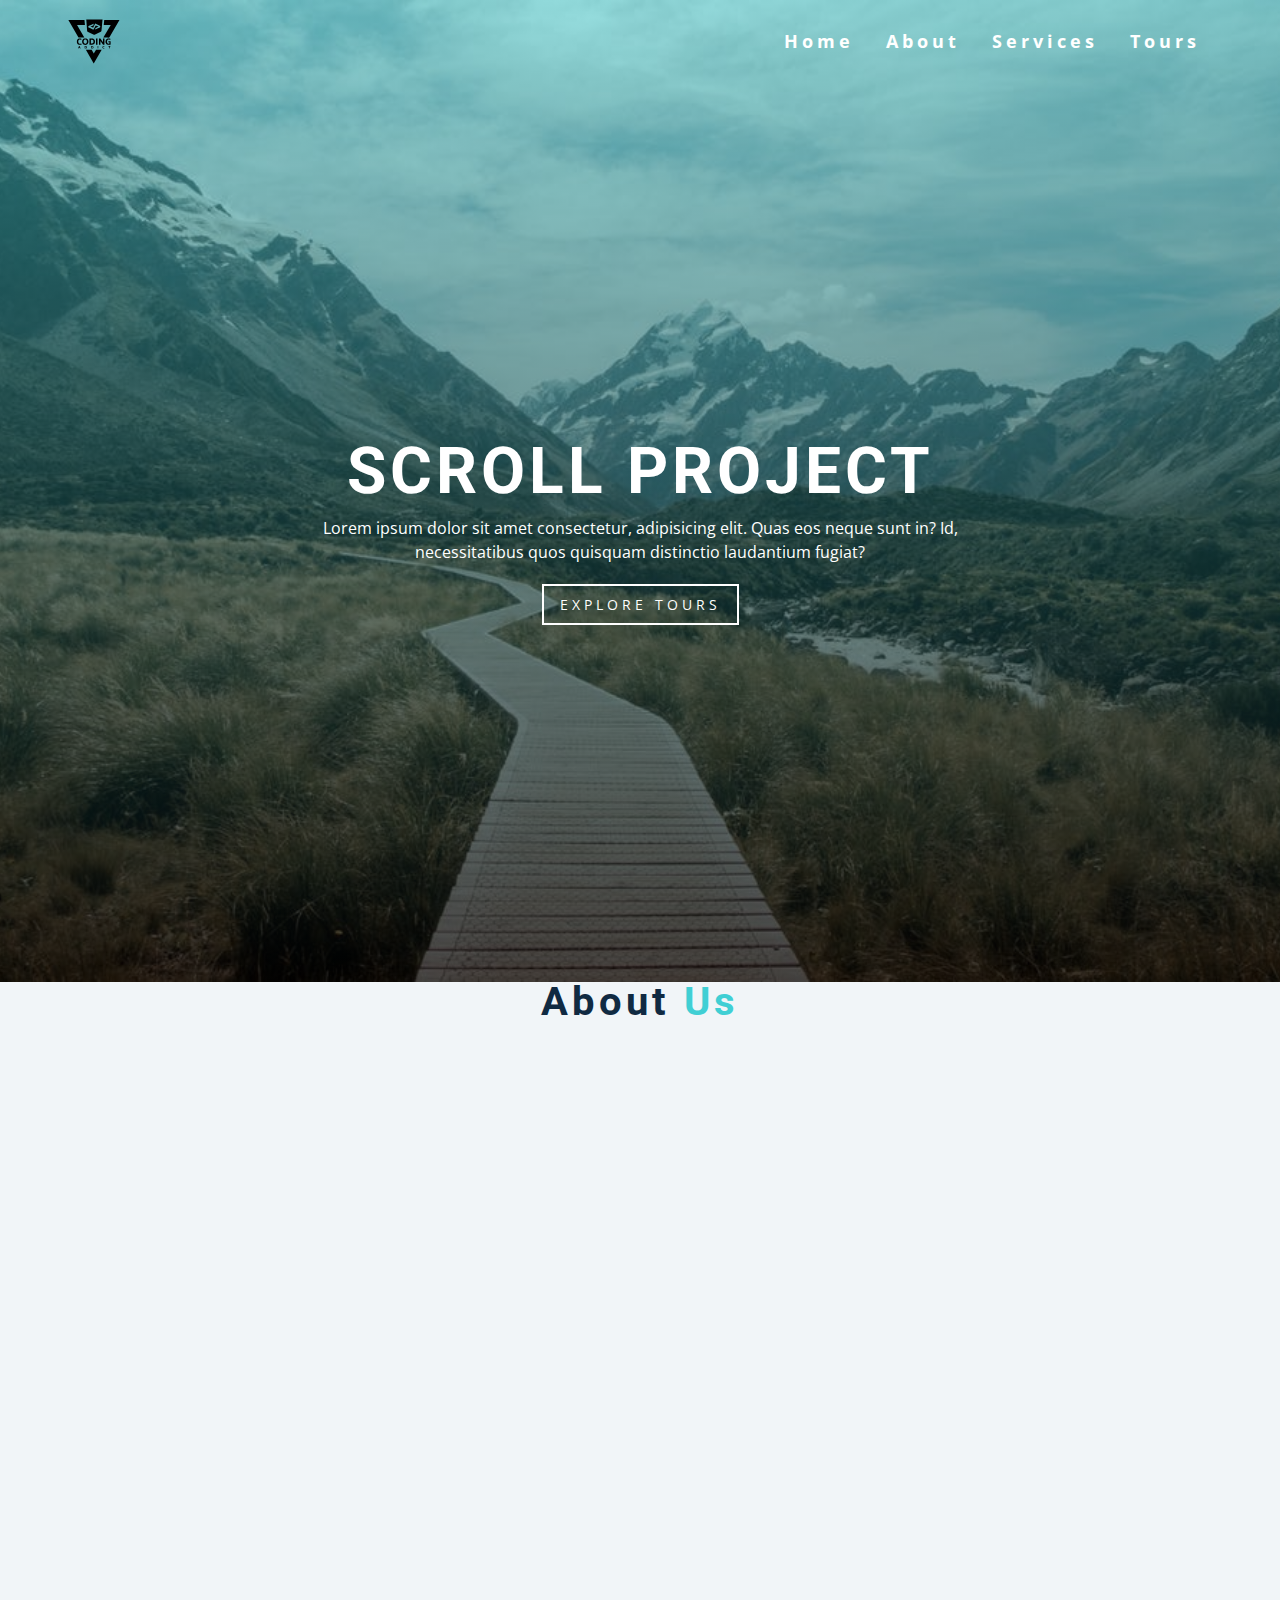
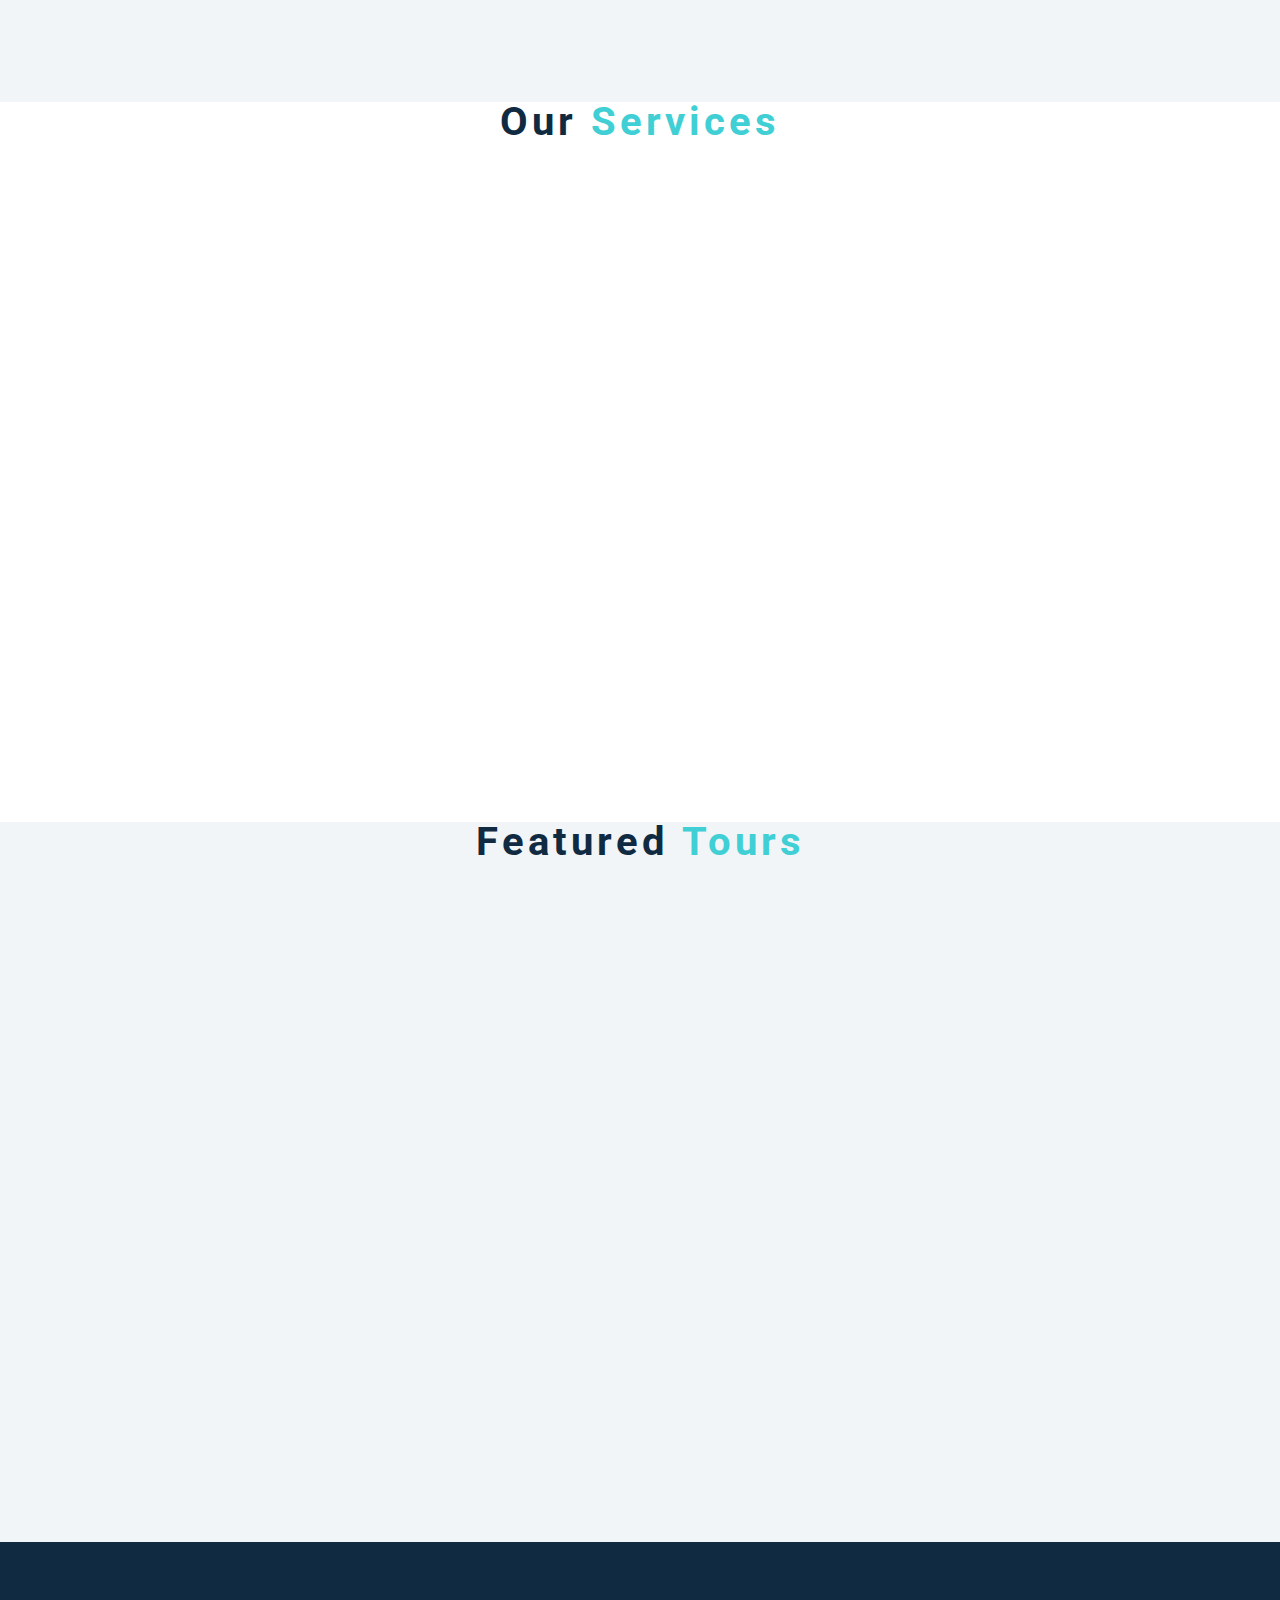
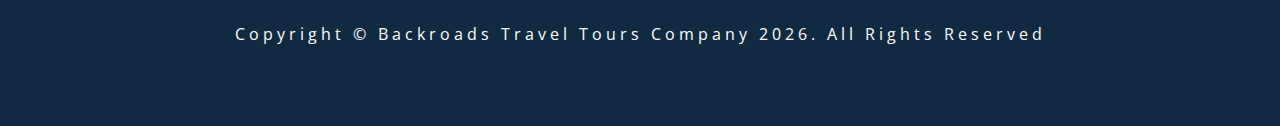
<file: exercise10/index.html>
<!DOCTYPE html>
<html lang="en">
<head>
    <meta charset="UTF-8">
    <meta http-equiv="X-UA-Compatible" content="IE=edge">
    <meta name="viewport" content="width=device-width, initial-scale=1.0">
    <!--styles-->
    <link rel="stylesheet" href="index.css">
    <!--font awesome-->
    <link rel="stylesheet" href="https://pro.fontawesome.com/releases/v5.10.0/css/all.css" integrity="sha384-AYmEC3Yw5cVb3ZcuHtOA93w35dYTsvhLPVnYs9eStHfGJvOvKxVfELGroGkvsg+p" crossorigin="anonymous"/>
    <title>Exercise10</title>
</head>
<body>
    <!-- bố cục header: nav+banner , section 1 2 3 4 , footer -->
    <!--Header-->
    <header id="home">
        <nav class="nav">
            <div class="nav_center">
                <div class="nav_center-header">
                    <img src="logo.svg" alt="logo" class="header_logo">
                    <button class="header_btn"><i class="fas fa-bars"></i></button>
                </div>
                <div class="nav_center-links">
                    <ul class="links">
                        <li><a href="#home" class="scroll-link home">home</a></li>
                        <li><a href="#about" class="scroll-link about">about</a></li>
                        <li><a href="#services" class="scroll-link">services</a></li>
                        <li><a href="#tours" class="scroll-link">tours</a></li>
                    </ul>
                </div>
            </div>
        </nav>
        <div class="banner">
            <div class="container">
                <h1>scroll project</h1>
                <p>
                    Lorem ipsum dolor sit amet consectetur, adipisicing elit. Quas eos
                    neque sunt in? Id, necessitatibus quos quisquam distinctio
                    laudantium fugiat?
                  </p>
                <a href="#tours" class="banner_link scroll-link">explore tours</a>
            </div>
        </div>
    </header>
    <!--About-->
    <section class="about" id="about">
        <div class="about_title title">
            <h2>about<span> us</span></h2>
        </div>
    </section>
    <!--Services-->
    <section class="services" id="services">
        <div class="services_title title">
            <h2>our<span> services</span></h2>
        </div>
    </section>
    <!--Contact-->
    <section class="tours" id="tours">
        <div class="contact_title title">
            <h2>featured<span> tours</span></h2>
        </div>
    </section>
    <!--footer-->
    <footer>
        <p>copyright © backroads travel tours company <span class="date"></span>. all rights reserved</p>
    </footer>
    <!--Scroll back to top button-->
    <a href="#home" class="scroll_link scroll-link"><i class="fas fa-arrow-up"></i></a>
    <script src="index.js"></script>
</body>
</html>
</file>
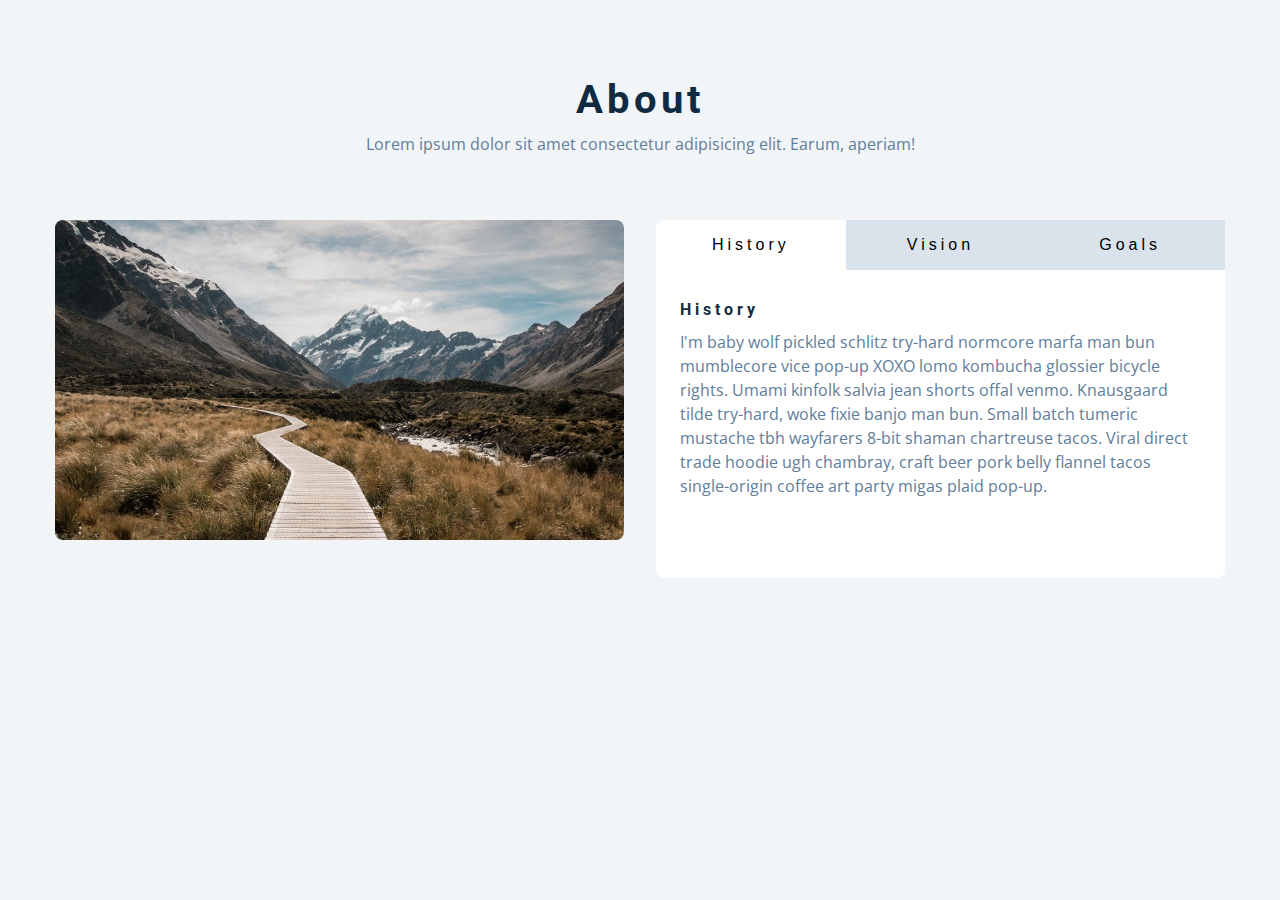
<file: exercise11/index.html>
<!DOCTYPE html>
<html lang="en">
<head>
    <meta charset="UTF-8">
    <meta http-equiv="X-UA-Compatible" content="IE=edge">
    <meta name="viewport" content="width=device-width, initial-scale=1.0">
    <!--styles-->
    <link rel="stylesheet" href="index.css">
    <!--font awesome-->
    <link rel="stylesheet" href="https://pro.fontawesome.com/releases/v5.10.0/css/all.css" integrity="sha384-AYmEC3Yw5cVb3ZcuHtOA93w35dYTsvhLPVnYs9eStHfGJvOvKxVfELGroGkvsg+p" crossorigin="anonymous"/>
    <title>Exercise11</title>
</head>
<body>
    <!--Tabs-->
    <section class="tabs">
        <div class="title">
            <h2>about</h2>
            <p>Lorem ipsum dolor sit amet consectetur adipisicing elit. Earum, aperiam!</p>
        </div>
        <div class="tabs_center">
            <article class="tabs_center-img">
                <img src="hero-bcg.jpeg" alt="don't images">
            </article>
            <article class="tabs_center-about">
                <div class="about_btn">
                    <button class="about_btn-tab active" data-id="history">history</button>
                    <button class="about_btn-tab" data-id="vision">vision</button>
                    <button class="about_btn-tab" data-id="goals">goals</button>
                </div>
                <div class="about_content">
                    <div class="content active" id="history">
                        <h4>history</h4>
                        <p>
                            I'm baby wolf pickled schlitz try-hard normcore marfa man bun
                            mumblecore vice pop-up XOXO lomo kombucha glossier bicycle
                            rights. Umami kinfolk salvia jean shorts offal venmo. Knausgaard
                            tilde try-hard, woke fixie banjo man bun. Small batch tumeric
                            mustache tbh wayfarers 8-bit shaman chartreuse tacos. Viral
                            direct trade hoodie ugh chambray, craft beer pork belly flannel
                            tacos single-origin coffee art party migas plaid pop-up.
                          </p>
                    </div>
                    <div class="content" id="vision">
                        <h4>vision</h4>
                        <p>
                            Man bun PBR&B keytar copper mug prism, hell of helvetica. Synth
                            crucifix offal deep v hella biodiesel. Church-key listicle
                            polaroid put a bird on it chillwave palo santo enamel pin,
                            tattooed meggings franzen la croix cray. Retro yr aesthetic four
                            loko tbh helvetica air plant, neutra palo santo tofu mumblecore.
                            Hoodie bushwick pour-over jean shorts chartreuse shabby chic.
                            Roof party hammock master cleanse pop-up truffaut, bicycle
                            rights skateboard affogato readymade sustainable deep v
                            live-edge schlitz narwhal.
                          </p>
                          <ul>
                              <li>list item</li>
                              <li>list item</li>
                              <li>list item</li>
                          </ul>
                    </div>
                    <div class="content" id="goals">
                        <h4>goals</h4>
                        <p>
                            Chambray authentic truffaut, kickstarter brunch taxidermy vape
                            heirloom four dollar toast raclette shoreditch church-key.
                            Poutine etsy tote bag, cred fingerstache leggings cornhole
                            everyday carry blog gastropub. Brunch biodiesel sartorial mlkshk
                            swag, mixtape hashtag marfa readymade direct trade man braid
                            cold-pressed roof party. Small batch adaptogen coloring book
                            heirloom. Letterpress food truck hammock literally hell of wolf
                            beard adaptogen everyday carry. Dreamcatcher pitchfork yuccie,
                            banh mi salvia venmo photo booth quinoa chicharrones.
                          </p>
                    </div>
                </div>
            </article>
        </div>
    </section>
    <script src="index.js"></script>
</body>
</html>
</file>
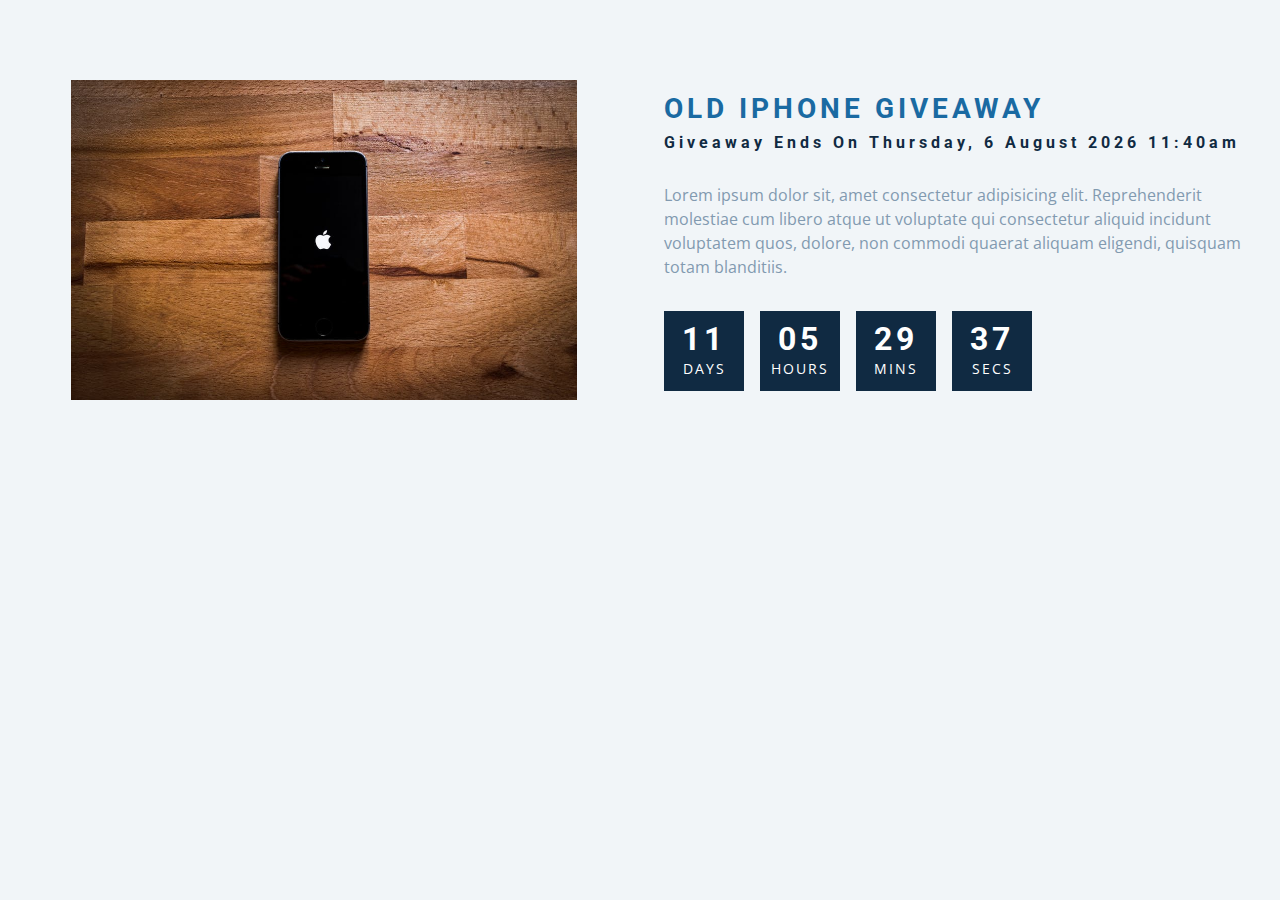
<file: exercise12/index.html>
<!DOCTYPE html>
<html lang="en">
<head>
    <meta charset="UTF-8">
    <meta http-equiv="X-UA-Compatible" content="IE=edge">
    <meta name="viewport" content="width=device-width, initial-scale=1.0">
    <!--styles-->
    <link rel="stylesheet" href="index.css">
    <!--font awesome-->
    <link rel="stylesheet" href="https://pro.fontawesome.com/releases/v5.10.0/css/all.css" integrity="sha384-AYmEC3Yw5cVb3ZcuHtOA93w35dYTsvhLPVnYs9eStHfGJvOvKxVfELGroGkvsg+p" crossorigin="anonymous"/>
    <title>Exercise12</title>
</head>
<body>
    <section class="countdown">
        <article class="countdown_img">
            <img src="gift.jpeg" alt="don't images">
        </article>
        <article class="countdown_info">
            <h3>old iphone giveaway</h3>
            <h4 class="countdown_info-time">giveaway ends on tuesday, 18 january 2022 11:30am</h4>
            <p>
                Lorem ipsum dolor sit, amet consectetur adipisicing elit.
                Reprehenderit molestiae cum libero atque ut voluptate qui consectetur
                aliquid incidunt voluptatem quos, dolore, non commodi quaerat aliquam
                eligendi, quisquam totam blanditiis.
            </p>
            <div class="countdown_info-deadline">
                <div class="deadline_format">
                    <div class="deadline_format-time">
                        <h4 class="days">34</h4>
                        <span>days</span>
                    </div>
                </div>
                <div class="deadline_format">
                    <div  class="deadline_format-time">
                        <h4 class="hours">34</h4>
                        <span>hours</span>
                    </div  class="deadline_format-time">
                </div>
                <div class="deadline_format">
                    <div class="deadline_format-time">
                        <h4 class="mins">34</h4>
                        <span>mins</span>
                    </div>
                </div>
                <div class="deadline_format">
                    <div class="deadline_format-time">
                        <h4 class="secs">34</h4>
                        <span>secs</span>
                    </div>
                </div>
            </div>
        </article>
    </section>
    <script src="index.js"></script>
</body>
</html>
</file>
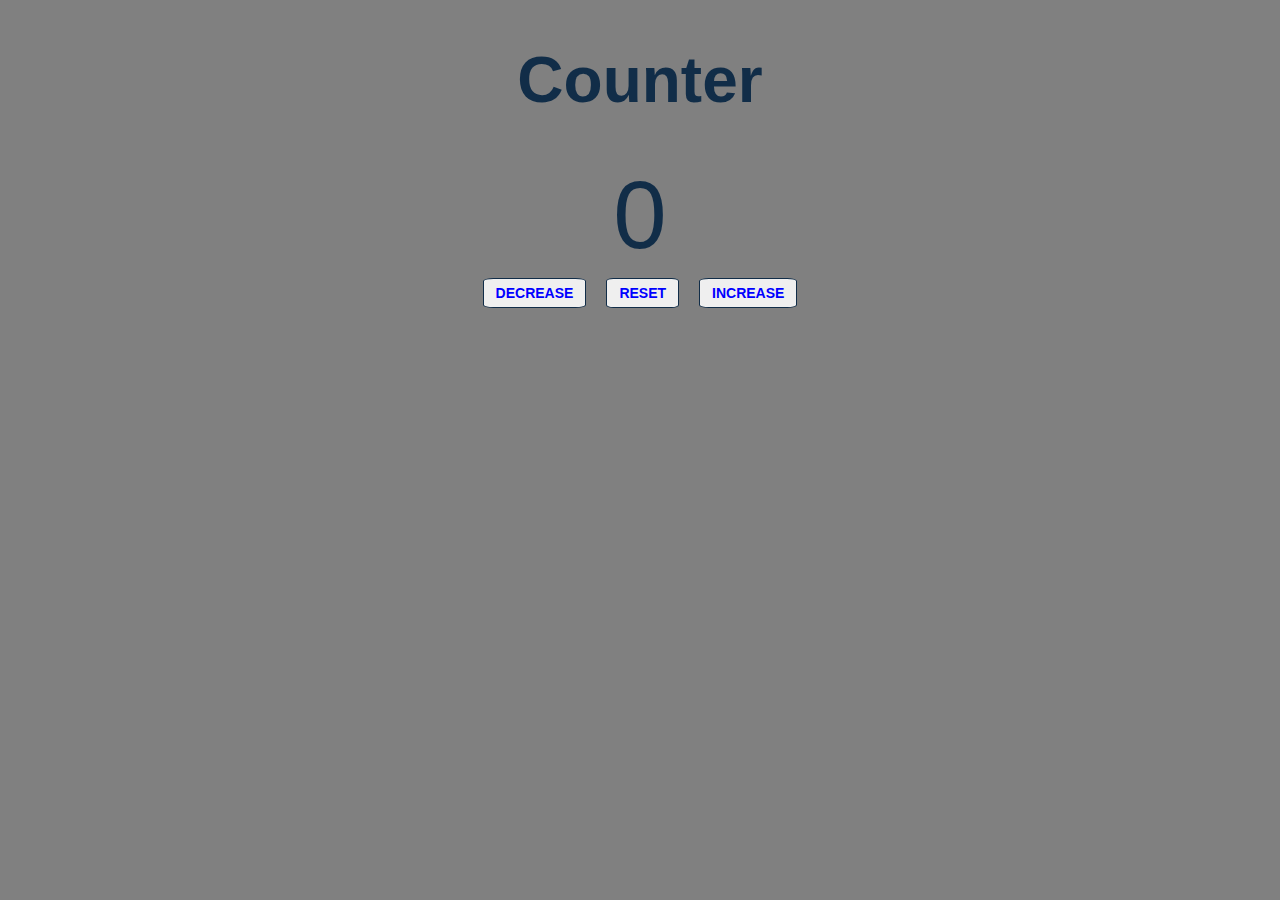
<file: exercise2/index.html>
<!DOCTYPE html>
<html lang="en">
<head>
    <meta charset="UTF-8">
    <meta http-equiv="X-UA-Compatible" content="IE=edge">
    <meta name="viewport" content="width=device-width, initial-scale=1.0">
    <link rel="stylesheet" href="index.css">
    <title>Exercise2</title>
</head>
<body>
    <header>
        <h1>Counter</h1>
        <div id = "value">0</div>
        <button class="btn Decrease">DECREASE</button>
        <button class="btn Reset">RESET</button>
        <button class="btn Increase">INCREASE</button>
    </header>
    <script src="index.js "></script>
</body>
</html>
</file>
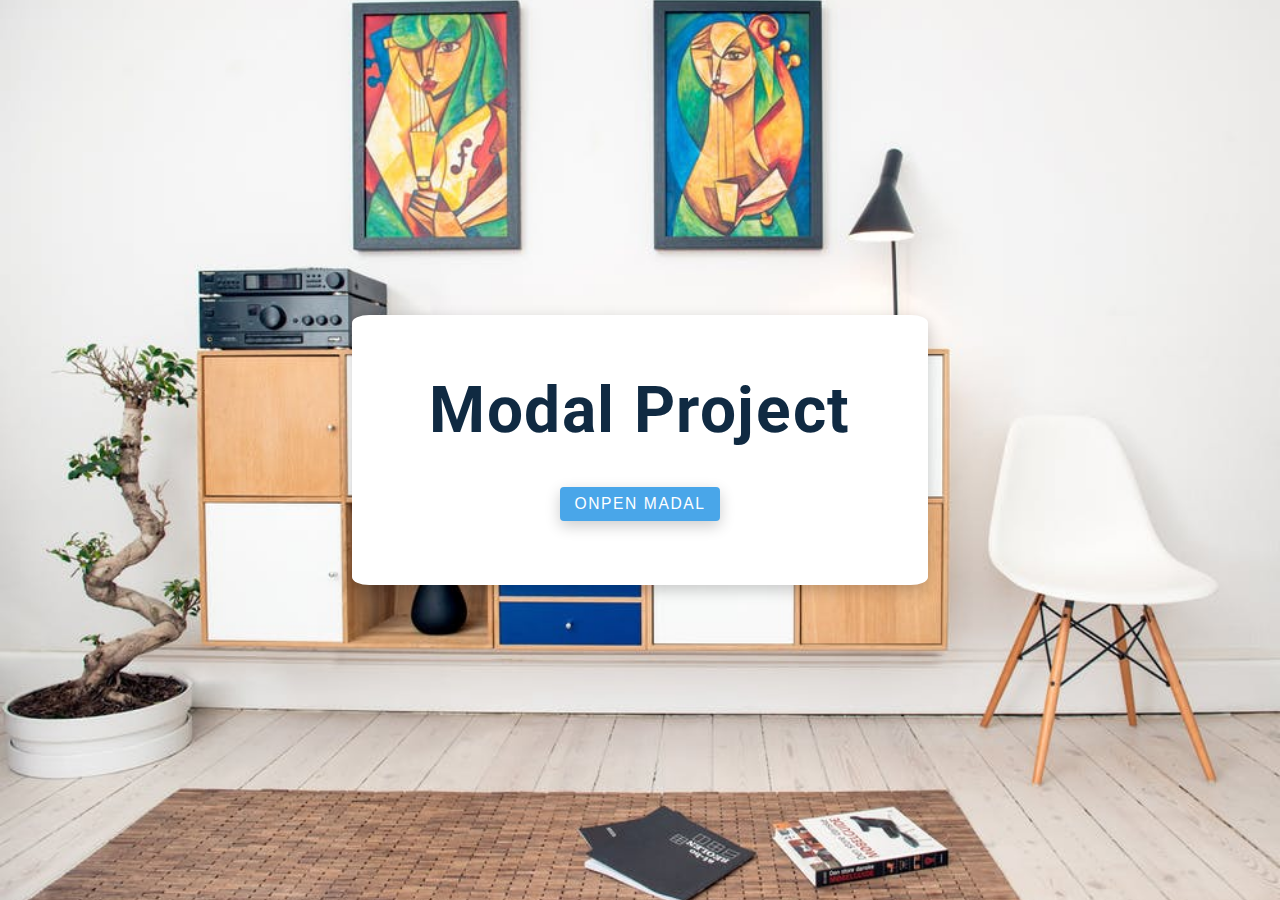
<file: exercise6/index.html>
<!DOCTYPE html>
<html lang="en">
<head>
    <meta charset="UTF-8">
    <meta http-equiv="X-UA-Compatible" content="IE=edge">
    <meta name="viewport" content="width=device-width, initial-scale=1.0">
    <title>Exercise6</title>
    <!--Styles-->
    <link rel="stylesheet" href="index.css">
    <!--font awesome-->
    <link rel="stylesheet" href="https://pro.fontawesome.com/releases/v5.10.0/css/all.css" integrity="sha384-AYmEC3Yw5cVb3ZcuHtOA93w35dYTsvhLPVnYs9eStHfGJvOvKxVfELGroGkvsg+p" crossorigin="anonymous"/>
</head>
<body>
    <!--banner -->
    <div class="banner">
        <div class="banner_content">
            <h1>modal project</h1>
            <button class="banner_content-btn">onpen madal</button>
        </div>
    </div>
    <div class="aside">
        <div class="aside_content">
            <h3>modal content</h3>
            <button class="aside_content-btn"><i class="fas fa-times"></i></button>
        </div>
    </div>
    <script src="index.js"></script>
</body>
</html>
</file>
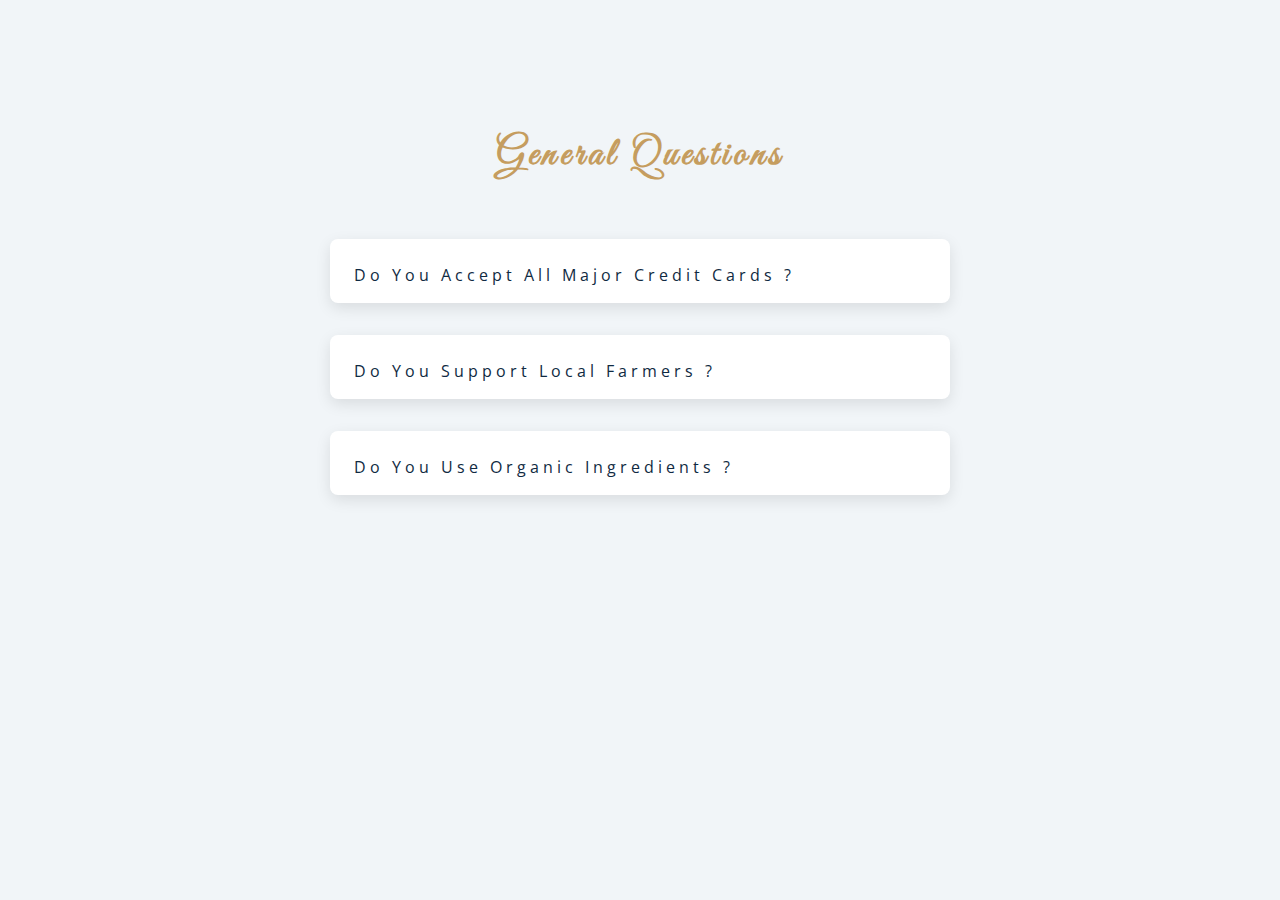
<file: exercise7/index.html>
<!DOCTYPE html>
<html lang="en">
<head>
    <meta charset="UTF-8">
    <meta http-equiv="X-UA-Compatible" content="IE=edge">
    <meta name="viewport" content="width=device-width, initial-scale=1.0">
    <!--styles-->
    <link rel="stylesheet" href="index.css">
      <!-- extra fonts (font chu bo sung) -->
      <link href="https://fonts.googleapis.com/css?family=Great+Vibes&display=swap" rel="stylesheet" />
    <!--font awesome-->
    <link rel="stylesheet" href="https://pro.fontawesome.com/releases/v5.10.0/css/all.css" integrity="sha384-AYmEC3Yw5cVb3ZcuHtOA93w35dYTsvhLPVnYs9eStHfGJvOvKxVfELGroGkvsg+p" crossorigin="anonymous"/>
    <title>Exercise7</title>
</head>
<body>
    <section class="questions">
        <div class="questions_title">
            <h2>general questions</h2>
        </div>
        <div class="questions_center">
            <article class="questions_center-question">
                <div class="question_content">
                    <p>do you accept all major credit cards ?</p>
                    <button class="question_content-btn">
                        <span class="plus"><i class="far fa-plus-square"></i></span>
                        <span class="minus"><i class="far fa-minus-square"></i></span>
                    </button>
                </div>
                <div class="question_text">
                    <p>
                        Lorem ipsum dolor sit amet, consectetur adipisicing elit. Est
                        dolore illo dolores quia nemo doloribus quaerat, magni numquam
                        repellat reprehenderit.
                      </p>
                </div>
            </article>
            <article class="questions_center-question">
                <div class="question_content">
                    <p>do you support local farmers ?</p>
                    <button class="question_content-btn">
                        <span class="plus"><i class="far fa-plus-square"></i></span>
                        <span class="minus"><i class="far fa-minus-square"></i></span>
                    </button>
                </div>
                <div class="question_text">
                    <p>
                        Lorem ipsum dolor sit amet, consectetur adipisicing elit. Est
                        dolore illo dolores quia nemo doloribus quaerat, magni numquam
                        repellat reprehenderit.
                      </p>
                </div>
            </article>
            <article class="questions_center-question">
                <div class="question_content">
                    <p>do you use organic ingredients ?</p>
                    <button class="question_content-btn">
                        <span class="plus"><i class="far fa-plus-square"></i></span>
                        <span class="minus"><i class="far fa-minus-square"></i></span>
                    </button>
                </div>
                <div class="question_text">
                    <p>
                        Lorem ipsum dolor sit amet, consectetur adipisicing elit. Est
                        dolore illo dolores quia nemo doloribus quaerat, magni numquam
                        repellat reprehenderit.
                      </p>
                </div>
            </article>
        </div>
    </section>
    <script src="index.js"></script>
</body>
</html>
</file>
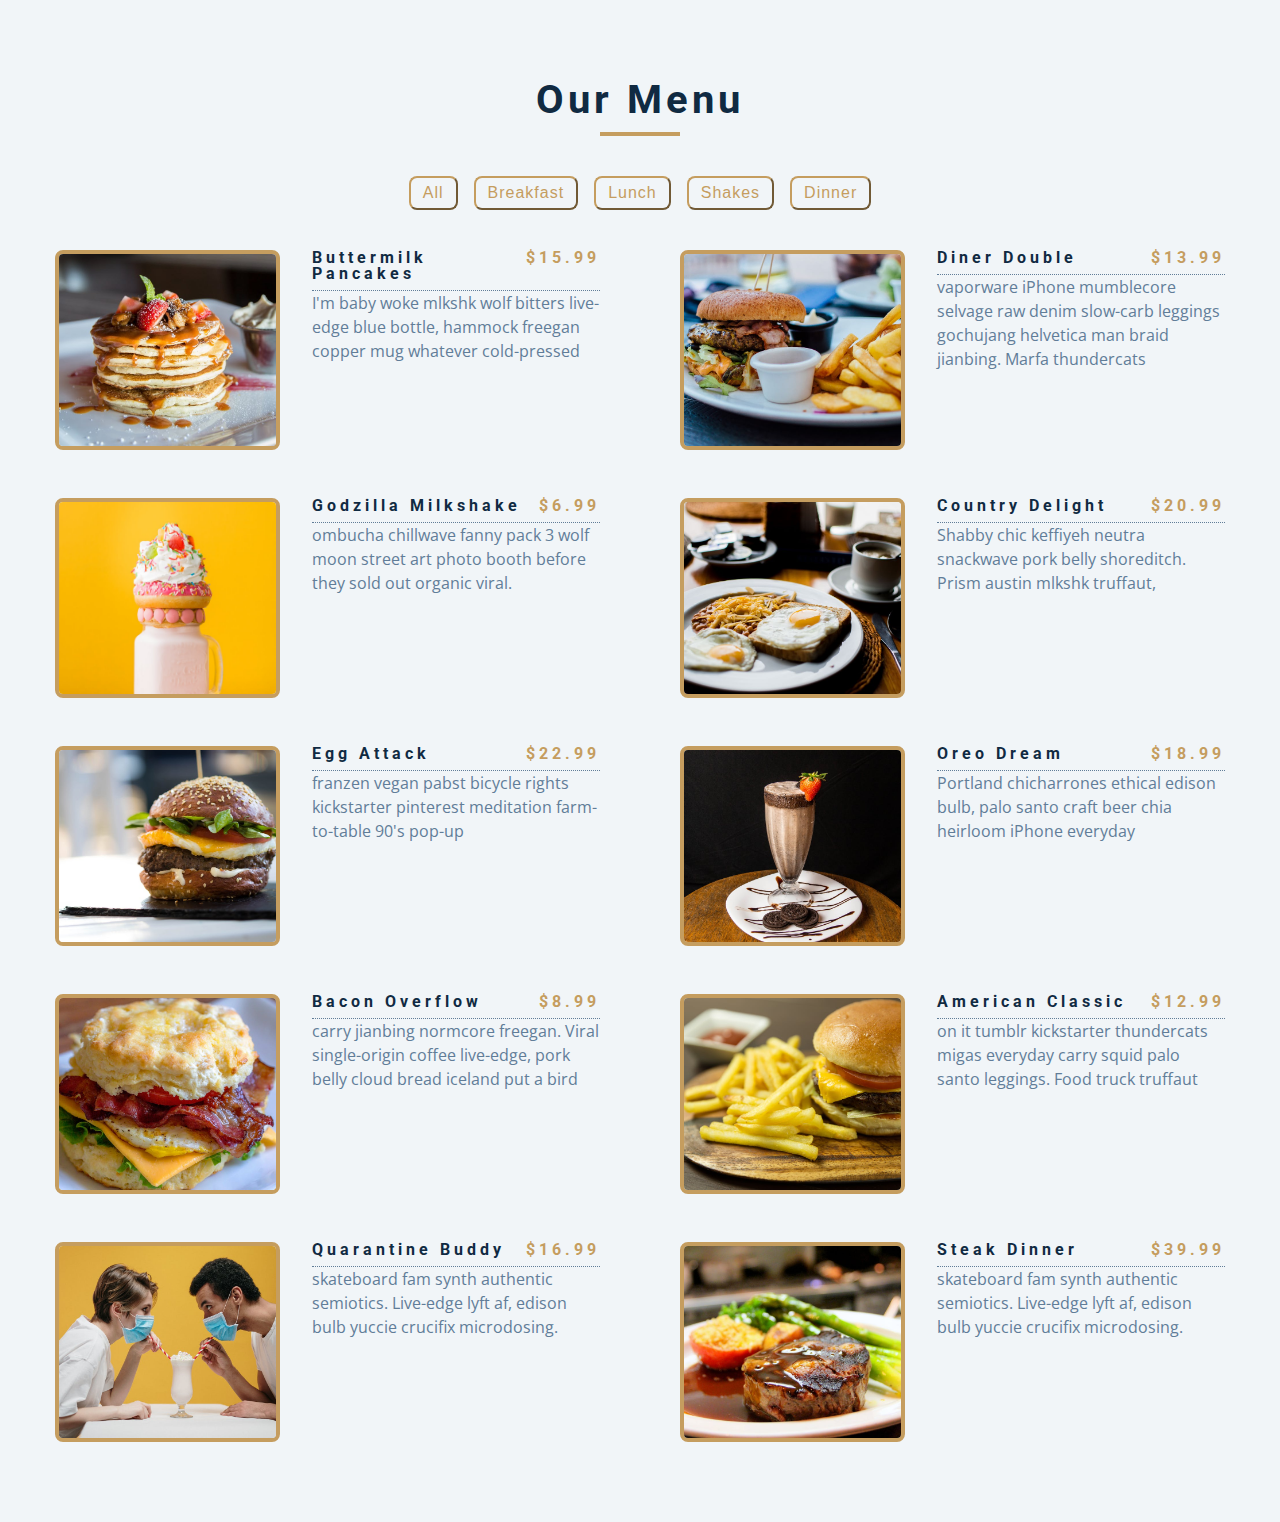
<file: exercise8/index.html>
<!DOCTYPE html>
<html lang="en">
<head>
    <meta charset="UTF-8">
    <meta http-equiv="X-UA-Compatible" content="IE=edge">
    <meta name="viewport" content="width=device-width, initial-scale=1.0">
    <!--Styles-->
    <link rel="stylesheet" href="index.css">
    <!--font awesome-->
    <link rel="stylesheet" href="https://pro.fontawesome.com/releases/v5.10.0/css/all.css" integrity="sha384-AYmEC3Yw5cVb3ZcuHtOA93w35dYTsvhLPVnYs9eStHfGJvOvKxVfELGroGkvsg+p" crossorigin="anonymous"/>
    <title>Exercise8</title>
    <script src="http://ajax.googleapis.com/ajax/libs/jquery/1.7.1/jquery.min.js" type="text/javascript"></script>
</head>
<body>
    <!-- Tạo một bộ lọc với 1 item để thử trước để code css rồi ẩn đi code bên js (như thế ko mất công vừa truyền dữ liệu vừa code css) -->
    <section class="menu">
        <div class="menu_title">
            <h2>our menu</h2>
            <div class="underline"></div>
        </div>
        <!--filter ( bộ lọc)-->
        <div class="menu_option">
            <!-- thuộc tính data-* được sử dụng để lưu trữ dữ liệu riêng trên trang hoặc ứng dụng. -->
            <!-- <button class="menu_option-btn" data-id="all">all</button>
            <button class="menu_option-btn" data-id="breakfast">breakfast</button>
            <button class="menu_option-btn" data-id="lunch"> lunch</button>
            <button class="menu_option-btn" data-id="shakes">shakes</button>
            <button class="menu_option-btn" data-id="dinner">dinner</button> -->
        </div>
        <!--menu items-->
        <div class="menu_content">
            <!--single item (một phần tử)-->
            <!-- <article class="menu_content-item">
                <img src="item-1.jpeg" alt="don't images" class="item_photo">
                <div class="item_info">
                    <header>
                        <h4>buttermilk pancakes</h4>
                        <h4 class="item_info-price">$15</h4> 
                    </header>
                    <p class="item_info-text">I'm baby woke mlkshk wolf bitters live-edge blue bottle, hammock freegan copper mug whatever cold-pressed</p>
                </div>
            </article> -->
            <!--end single item-->
        </div>
    </section>
    <script src="index.js" type="text/javascript"></script>
</body>
</html>
</file>
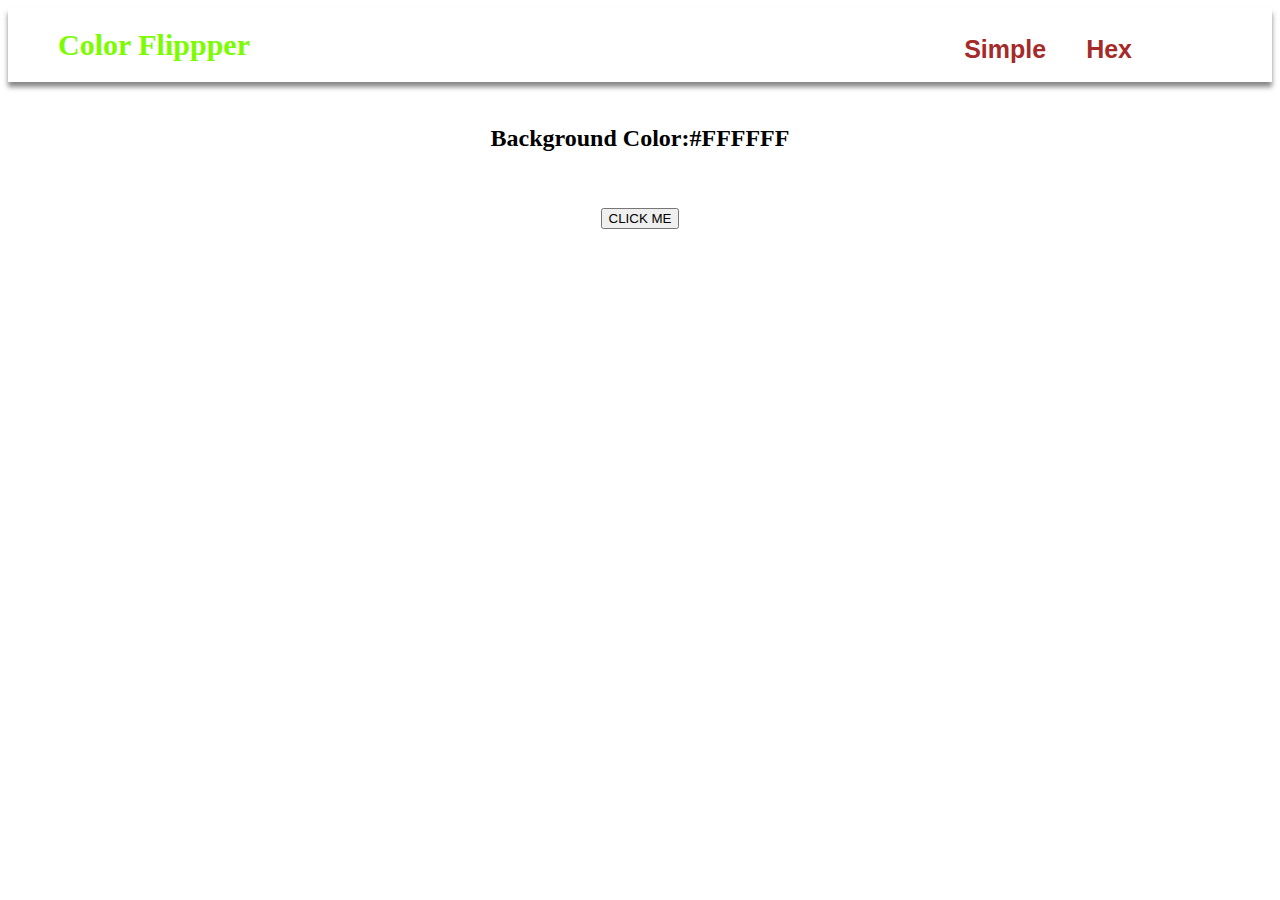
<file: exercise1/hex.html>
<!DOCTYPE html>
<html lang="en">
<head>
    <meta charset="UTF-8">
    <meta http-equiv="X-UA-Compatible" content="IE=edge">
    <meta name="viewport" content="width=device-width, initial-scale=1.0">
    <link rel="stylesheet" href="./main.css">
    <title>Exercise1</title>
</head>
<body>
    <header>
        <nav>
            <div class="header">
                <h1 class="header_title">
                    Color Flippper
                </h1>
                <ul class="header_link">
                    <li><a href="simple.html">Simple</a></li>
                    <li><a href="hex.html">Hex</a></li>
                </ul>
            </div>
        </nav>
    </header>
    <main>
        <div class="container">
            <h2> Background Color:<span id="color">#FFFFFF</span></h2>
            <button class="btn" id ="btn">CLICK ME</button>
        </div>
    </main>
<!--javascript-->
<script src="./hex.js"></script>
</body>
</html>
</file>
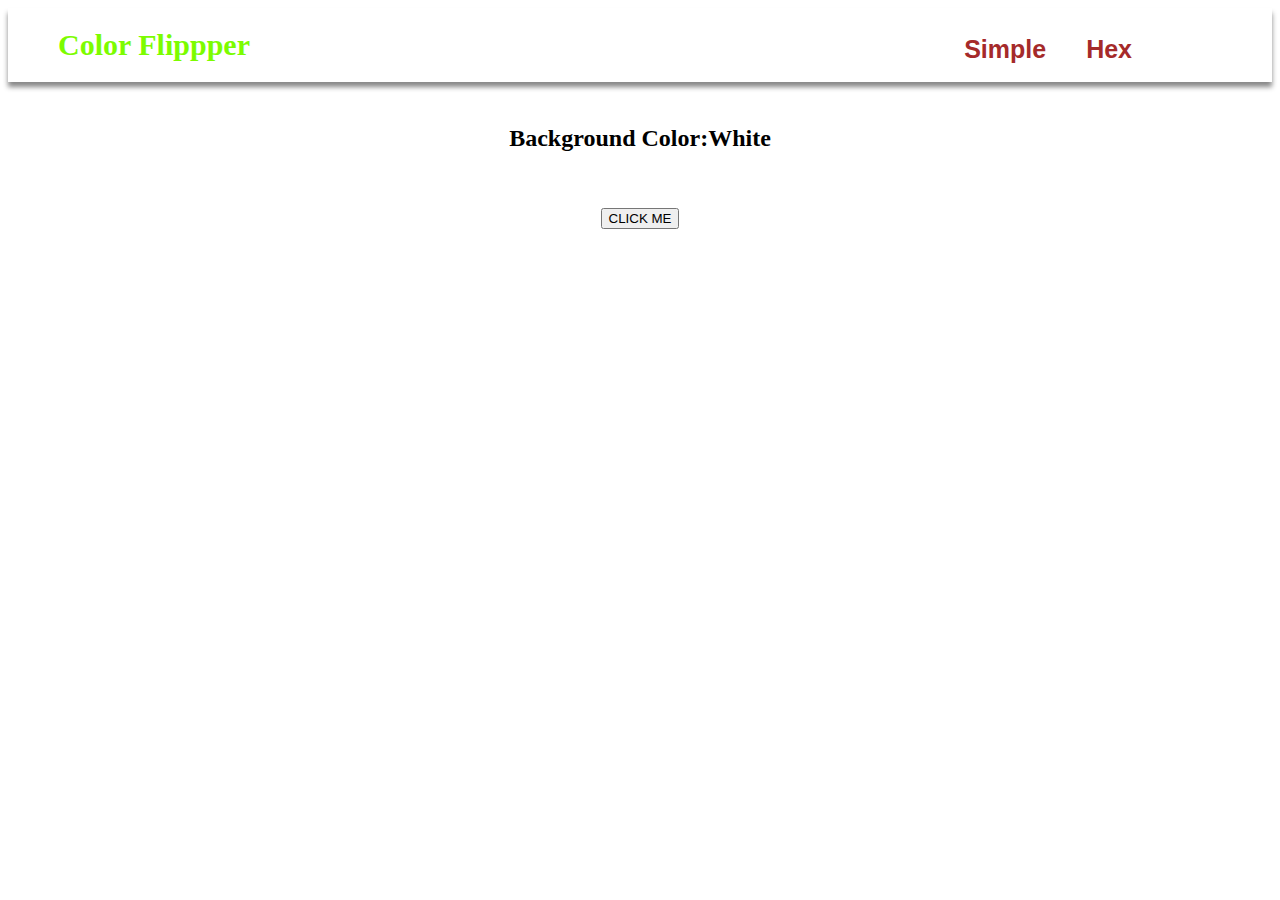
<file: exercise1/main.html>
<!DOCTYPE html>
<html lang="en">
<head>
    <meta charset="UTF-8">
    <meta http-equiv="X-UA-Compatible" content="IE=edge">
    <meta name="viewport" content="width=device-width, initial-scale=1.0">
    <link rel="stylesheet"  href="./main.css">
    <title>Exercise</title>
</head>
<body>
    <header>
        <nav>
            <div class="header">
                <h1 class="header_title">
                    Color Flippper
                </h1>
                <ul class="header_link">
                    <li><a href="simple.html">Simple</a></li>
                    <li><a href="hex.html">Hex</a></li>
                </ul>
            </div>
        </nav>
    </header>
    <main>
        <div class="container">
            <h2> Background Color:<span id="color">White</span></h2>
            <button class="btn" id ="btn">CLICK ME</button>
        </div>
    </main>
<!--javascript-->
<script src="./main.js"></script>
</body>
</html>
</file>
<file: exercise10/index.css>
/*
=============== 
Fonts
===============
*/
@import url("https://fonts.googleapis.com/css?family=Open+Sans|Roboto:400,700&display=swap");
/*
=============== 
Variables
===============
*/
:root {
  /* dark shades of primary color*/
  --clr-primary-1: hsl(205, 86%, 17%);
  --clr-primary-2: hsl(205, 77%, 27%);
  --clr-primary-3: hsl(205, 72%, 37%);
  --clr-primary-4: hsl(205, 63%, 48%);
  /* primary/main color */
  --clr-primary-5: hsl(205, 78%, 60%);
  /* lighter shades of primary color */
  --clr-primary-6: hsl(205, 89%, 70%);
  --clr-primary-7: hsl(205, 90%, 76%);
  --clr-primary-8: hsl(205, 86%, 81%);
  --clr-primary-9: hsl(205, 90%, 88%);
  --clr-primary-10: hsl(205, 100%, 96%);
  /* darkest grey - used for headings */
  --clr-grey-1: hsl(209, 61%, 16%);
  --clr-grey-2: hsl(211, 39%, 23%);
  --clr-grey-3: hsl(209, 34%, 30%);
  --clr-grey-4: hsl(209, 28%, 39%);
  /* grey used for paragraphs */
  --clr-grey-5: hsl(210, 22%, 49%);
  --clr-grey-6: hsl(209, 23%, 60%);
  --clr-grey-7: hsl(211, 27%, 70%);
  --clr-grey-8: hsl(210, 31%, 80%);
  --clr-grey-9: hsl(212, 33%, 89%);
  --clr-grey-10: hsl(210, 36%, 96%);
  --clr-white: #fff;
  --clr-red-dark: hsl(360, 67%, 44%);
  --clr-red-light: hsl(360, 71%, 66%);
  --clr-green-dark: hsl(125, 67%, 44%);
  --clr-green-light: hsl(125, 71%, 66%);
  --clr-gold: #c59d5f;
  --clr-black: #222;
  --clr-red-dark: hsl(360, 67%, 44%);
  --clr-red-light: hsl(360, 71%, 66%);
  --clr-green-dark: hsl(125, 67%, 44%);
  --clr-green-light: hsl(125, 71%, 66%);
  --clr-secondary: hsla(182, 63%, 54%);
  --ff-primary: "Roboto", sans-serif;
  --ff-secondary: "Open Sans", sans-serif;
  --transition: all 0.3s linear;
  --spacing: 0.25rem;
  --radius: 0.5rem;
  --light-shadow: 0 5px 15px rgba(0, 0, 0, 0.1);
  --dark-shadow: 0 5px 15px rgba(0, 0, 0, 0.2);
  --max-width: 1170px;
  --fixed-width: 620px;
}

/*
=============== 
Global Styles
===============
*/
*,
::after,
::before {
  margin: 0;
  padding: 0;
  -webkit-box-sizing: border-box;
  box-sizing: border-box;
}

body {
  font-family: var(--ff-secondary);
  background: var(--clr-grey-10);
  color: var(--clr-grey-1);
  line-height: 1.5;
  font-size: 0.875rem;
}

ul {
  list-style-type: none;
}

a {
  text-decoration: none;
}

h1,
h2,
h3,
h4 {
  letter-spacing: var(--spacing);
  text-transform: capitalize;
  line-height: 1.25;
  margin-bottom: 0.75rem;
  font-family: var(--ff-primary);
}

h1 {
  font-size: 3rem;
}

h2 {
  font-size: 2rem;
}

h3 {
  font-size: 1.25rem;
}

h4 {
  font-size: 0.875rem;
}

p {
  margin-bottom: 1.25rem;
  color: var(--clr-grey-5);
}

@media screen and (min-width: 800px) {
  h1 {
    font-size: 4rem;
  }
  h2 {
    font-size: 2.5rem;
  }
  h3 {
    font-size: 1.75rem;
  }
  h4 {
    font-size: 1rem;
  }
  body {
    font-size: 1rem;
  }
  h1,
  h2,
  h3,
  h4 {
    line-height: 1;
  }
}

/*  global classes */
/* section */
.section {
  padding: 5rem 0;
}

.section-center {
  width: 90vw;
  margin: 0 auto;
  max-width: 1170px;
}

@media screen and (min-width: 992px) {
  .section-center {
    width: 95vw;
  }
}

main {
  min-height: 100vh;
  display: -ms-grid;
  display: grid;
  place-items: center;
}

body header {
  min-height: 100vh;
  background: -webkit-gradient(linear, left top, left bottom, from(rgba(63, 208, 212, 0.5)), to(rgba(0, 0, 0, 0.7))), url(./hero-bcg.jpeg) center/cover no-repeat;
  background: linear-gradient(rgba(63, 208, 212, 0.5), rgba(0, 0, 0, 0.7)), url(./hero-bcg.jpeg) center/cover no-repeat;
}

body header .nav {
  background: var(--clr-white);
  padding: 1rem 1.5rem;
}

@media screen and (min-width: 800px) {
  body header .nav .nav_center {
    width: 90vw;
    max-width: 1170px;
    margin: 0 auto;
    display: -webkit-box;
    display: -ms-flexbox;
    display: flex;
    -webkit-box-align: center;
        -ms-flex-align: center;
            align-items: center;
    -webkit-box-pack: justify;
        -ms-flex-pack: justify;
            justify-content: space-between;
  }
}

body header .nav .nav_center .nav_center-header {
  display: -webkit-box;
  display: -ms-flexbox;
  display: flex;
  -webkit-box-align: center;
      -ms-flex-align: center;
          align-items: center;
  -webkit-box-pack: justify;
      -ms-flex-pack: justify;
          justify-content: space-between;
}

body header .nav .nav_center .nav_center-header .header_logo {
  height: 50px;
}

body header .nav .nav_center .nav_center-header .header_btn {
  background: transparent;
  border: transparent;
  color: var(--clr-grey-1);
  cursor: pointer;
  font-size: 1.5rem;
  -webkit-transition: var(--transition);
  transition: var(--transition);
}

@media screen and (min-width: 800px) {
  body header .nav .nav_center .nav_center-header .header_btn {
    display: none;
  }
}

body header .nav .nav_center .nav_center-links {
  height: 0;
  overflow: hidden;
  -webkit-transition: var(--transition);
  transition: var(--transition);
}

@media screen and (min-width: 800px) {
  body header .nav .nav_center .nav_center-links {
    height: auto !important;
  }
}

@media screen and (min-width: 800px) {
  body header .nav .nav_center .nav_center-links .links {
    display: -webkit-box;
    display: -ms-flexbox;
    display: flex;
  }
}

body header .nav .nav_center .nav_center-links .links li a {
  background: var(--clr-white);
  color: var(--clr-grey-5);
  font-size: 1.1rem;
  text-transform: capitalize;
  letter-spacing: var(--spacing);
  -webkit-transition: var(--transition);
  transition: var(--transition);
  font-weight: bold;
  padding: 0.75rem 0;
  display: block;
}

@media screen and (min-width: 800px) {
  body header .nav .nav_center .nav_center-links .links li a {
    color: var(--clr-white);
    background: transparent;
    text-transform: capitalize;
    font-size: 1.1rem;
    -webkit-transition: var(--transition);
    transition: var(--transition);
    margin: 0 1rem;
    font-weight: bold;
    padding: 0;
    display: block;
    letter-spacing: var(--spacing);
  }
}

body header .nav .nav_center .nav_center-links .links li a:hover {
  color: var(--clr-secondary);
}

body header .nav .nav_center .show_links {
  height: 300px;
}

@media screen and (min-width: 800px) {
  body header .nav {
    background: transparent;
  }
}

body header .fixed-nav {
  position: fixed;
  top: 0;
  left: 0;
  width: 100%;
  background: var(--clr-white);
  -webkit-box-shadow: var(--light-shadow);
          box-shadow: var(--light-shadow);
}

body header .fixed-nav .nav_center .nav_center-links .links li a {
  color: var(--clr-grey-1);
}

body header .fixed-nav .nav_center .nav_center-links .links li a:hover {
  color: var(--clr-secondary);
}

body header .banner {
  height: 100vh;
  display: -ms-grid;
  display: grid;
  place-items: center;
  text-align: center;
}

body header .banner .container h1 {
  color: var(--clr-white);
  text-transform: uppercase;
}

body header .banner .container p {
  color: var(--clr-white);
  max-width: 40rem;
  margin: 0 auto;
  margin-bottom: 1.25rem;
}

body header .banner .container .banner_link {
  color: var(--clr-white);
  border-radius: 0;
  padding: 0.5rem 1rem;
  text-transform: uppercase;
  background: transparent;
  letter-spacing: var(--spacing);
  display: inline-block;
  -webkit-transition: var(--transition);
  transition: var(--transition);
  font-size: 0.875rem;
  border: 2px solid var(--clr-white);
  cursor: pointer;
}

body header .banner .container .banner_link:hover {
  background: var(--clr-white);
  color: var(--clr-secondary);
}

body section {
  height: 80vh;
  padding-bottom: 5rem;
}

body section .title h2 {
  text-align: center;
  text-transform: capitalize;
}

body section .title span {
  color: var(--clr-secondary);
}

body .services {
  background: var(--clr-white);
}

body footer {
  padding-bottom: 5rem;
  background: var(--clr-grey-1);
  padding: 5rem 1rem;
}

body footer p {
  color: var(--clr-white);
  text-align: center;
  text-transform: capitalize;
  letter-spacing: var(--spacing);
  margin-bottom: 0;
}

body .scroll_link {
  font-size: 1.25rem;
  position: fixed;
  bottom: 3rem;
  right: 3rem;
  background: var(--clr-secondary);
  width: 2rem;
  height: 2rem;
  display: -ms-grid;
  display: grid;
  place-items: center;
  border-radius: var(--radius);
  color: var(--clr-white);
  -webkit-animation: bounce 2s ease-in-out infinite;
          animation: bounce 2s ease-in-out infinite;
  visibility: hidden;
  z-index: -100;
}

body .top_link {
  visibility: visible;
  z-index: 100;
}

@-webkit-keyframes bounce {
  0% {
    -webkit-transform: scale(1);
            transform: scale(1);
  }
  50% {
    -webkit-transform: scale(1.5);
            transform: scale(1.5);
  }
  100% {
    -webkit-transform: scale(1);
            transform: scale(1);
  }
}

@keyframes bounce {
  0% {
    -webkit-transform: scale(1);
            transform: scale(1);
  }
  50% {
    -webkit-transform: scale(1.5);
            transform: scale(1.5);
  }
  100% {
    -webkit-transform: scale(1);
            transform: scale(1);
  }
}
/*# sourceMappingURL=index.css.map */
</file>
<file: exercise11/index.css>
/*
=============== 
Fonts
===============
*/
@import url("https://fonts.googleapis.com/css?family=Open+Sans|Roboto:400,700&display=swap");
/*
=============== 
Variables
===============
*/
:root {
  /* dark shades of primary color*/
  --clr-primary-1: hsl(205, 86%, 17%);
  --clr-primary-2: hsl(205, 77%, 27%);
  --clr-primary-3: hsl(205, 72%, 37%);
  --clr-primary-4: hsl(205, 63%, 48%);
  /* primary/main color */
  --clr-primary-5: hsl(205, 78%, 60%);
  /* lighter shades of primary color */
  --clr-primary-6: hsl(205, 89%, 70%);
  --clr-primary-7: hsl(205, 90%, 76%);
  --clr-primary-8: hsl(205, 86%, 81%);
  --clr-primary-9: hsl(205, 90%, 88%);
  --clr-primary-10: hsl(205, 100%, 96%);
  /* darkest grey - used for headings */
  --clr-grey-1: hsl(209, 61%, 16%);
  --clr-grey-2: hsl(211, 39%, 23%);
  --clr-grey-3: hsl(209, 34%, 30%);
  --clr-grey-4: hsl(209, 28%, 39%);
  /* grey used for paragraphs */
  --clr-grey-5: hsl(210, 22%, 49%);
  --clr-grey-6: hsl(209, 23%, 60%);
  --clr-grey-7: hsl(211, 27%, 70%);
  --clr-grey-8: hsl(210, 31%, 80%);
  --clr-grey-9: hsl(212, 33%, 89%);
  --clr-grey-10: hsl(210, 36%, 96%);
  --clr-white: #fff;
  --clr-red-dark: hsl(360, 67%, 44%);
  --clr-red-light: hsl(360, 71%, 66%);
  --clr-green-dark: hsl(125, 67%, 44%);
  --clr-green-light: hsl(125, 71%, 66%);
  --clr-gold: #c59d5f;
  --clr-black: #222;
  --clr-red-dark: hsl(360, 67%, 44%);
  --clr-red-light: hsl(360, 71%, 66%);
  --clr-green-dark: hsl(125, 67%, 44%);
  --clr-green-light: hsl(125, 71%, 66%);
  --clr-secondary: hsla(182, 63%, 54%);
  --ff-primary: "Roboto", sans-serif;
  --ff-secondary: "Open Sans", sans-serif;
  --transition: all 0.3s linear;
  --spacing: 0.25rem;
  --radius: 0.5rem;
  --light-shadow: 0 5px 15px rgba(0, 0, 0, 0.1);
  --dark-shadow: 0 5px 15px rgba(0, 0, 0, 0.2);
  --max-width: 1170px;
  --fixed-width: 620px;
}

/*
=============== 
Global Styles
===============
*/
*,
::after,
::before {
  margin: 0;
  padding: 0;
  -webkit-box-sizing: border-box;
  box-sizing: border-box;
}

body {
  font-family: var(--ff-secondary);
  background: var(--clr-grey-10);
  color: var(--clr-grey-1);
  line-height: 1.5;
  font-size: 0.875rem;
}

ul {
  list-style-type: none;
}

a {
  text-decoration: none;
}

h1,
h2,
h3,
h4 {
  letter-spacing: var(--spacing);
  text-transform: capitalize;
  line-height: 1.25;
  margin-bottom: 0.75rem;
  font-family: var(--ff-primary);
}

h1 {
  font-size: 3rem;
}

h2 {
  font-size: 2rem;
}

h3 {
  font-size: 1.25rem;
}

h4 {
  font-size: 0.875rem;
}

p {
  margin-bottom: 1.25rem;
  color: var(--clr-grey-5);
}

@media screen and (min-width: 800px) {
  h1 {
    font-size: 4rem;
  }
  h2 {
    font-size: 2.5rem;
  }
  h3 {
    font-size: 1.75rem;
  }
  h4 {
    font-size: 1rem;
  }
  body {
    font-size: 1rem;
  }
  h1,
  h2,
  h3,
  h4 {
    line-height: 1;
  }
}

/*  global classes */
/* section */
.section {
  padding: 5rem 0;
}

.section-center {
  width: 90vw;
  margin: 0 auto;
  max-width: 1170px;
}

@media screen and (min-width: 992px) {
  .section-center {
    width: 95vw;
  }
}

main {
  min-height: 100vh;
  display: -ms-grid;
  display: grid;
  place-items: center;
}

body .tabs {
  padding: 5rem 0;
}

body .tabs .title {
  text-align: center;
  margin-bottom: 4rem;
}

body .tabs .tabs_center {
  width: 90vw;
  margin: 0 auto;
  max-width: 1170px;
}

body .tabs .tabs_center .tabs_center-img {
  margin-bottom: 2rem;
}

body .tabs .tabs_center .tabs_center-img img {
  border-radius: var(--radius);
  -o-object-fit: cover;
     object-fit: cover;
  height: 20rem;
  width: 100%;
}

body .tabs .tabs_center .tabs_center-about {
  background: var(--clr-white);
  border-radius: var(--radius);
  display: -ms-grid;
  display: grid;
  -ms-grid-rows: auto 1fr;
      grid-template-rows: auto 1fr;
}

body .tabs .tabs_center .tabs_center-about .about_btn {
  border-top-left-radius: var(--radius);
  border-top-right-radius: var(--radius);
  display: -ms-grid;
  display: grid;
  -ms-grid-columns: 1fr 1fr 1fr;
      grid-template-columns: 1fr 1fr 1fr;
}

body .tabs .tabs_center .tabs_center-about .about_btn .about_btn-tab {
  padding: 1rem 0;
  border: none;
  text-transform: capitalize;
  font-size: 1rem;
  display: block;
  background: var(--clr-grey-9);
  cursor: pointer;
  -webkit-transition: var(--transition);
  transition: var(--transition);
  letter-spacing: var(--spacing);
}

body .tabs .tabs_center .tabs_center-about .about_btn .about_btn-tab:hover:not(.active) {
  background: var(--clr-primary-10);
  color: var(--clr-primary-5);
}

body .tabs .tabs_center .tabs_center-about .about_btn .about_btn-tab.active {
  background: var(--clr-white);
}

body .tabs .tabs_center .tabs_center-about .about_btn .about_btn-tab:nth-child(1) {
  border-top-left-radius: var(--radius);
}

body .tabs .tabs_center .tabs_center-about .about_content {
  border-top-left-radius: var(--radius);
  border-top-right-radius: var(--radius);
  padding: 2rem 1.5rem;
}

body .tabs .tabs_center .tabs_center-about .about_content .content {
  display: none;
}

body .tabs .tabs_center .tabs_center-about .about_content .content p {
  margin-bottom: 1.25rem;
  color: var(--clr-grey-5);
}

body .tabs .tabs_center .tabs_center-about .about_content .content.active {
  display: block;
}

@media screen and (min-width: 992px) {
  body .tabs .tabs_center {
    display: -ms-grid;
    display: grid;
    -ms-grid-columns: 1fr 1fr;
        grid-template-columns: 1fr 1fr;
    -webkit-column-gap: 2rem;
            column-gap: 2rem;
    width: 92vw;
  }
}
/*# sourceMappingURL=index.css.map */
</file>
<file: exercise12/index.css>
/*
=============== 
Fonts
===============
*/
@import url("https://fonts.googleapis.com/css?family=Open+Sans|Roboto:400,700&display=swap");
/*
=============== 
Variables
===============
*/
:root {
  /* dark shades of primary color*/
  --clr-primary-1: hsl(205, 86%, 17%);
  --clr-primary-2: hsl(205, 77%, 27%);
  --clr-primary-3: hsl(205, 72%, 37%);
  --clr-primary-4: hsl(205, 63%, 48%);
  /* primary/main color */
  --clr-primary-5: hsl(205, 78%, 60%);
  /* lighter shades of primary color */
  --clr-primary-6: hsl(205, 89%, 70%);
  --clr-primary-7: hsl(205, 90%, 76%);
  --clr-primary-8: hsl(205, 86%, 81%);
  --clr-primary-9: hsl(205, 90%, 88%);
  --clr-primary-10: hsl(205, 100%, 96%);
  /* darkest grey - used for headings */
  --clr-grey-1: hsl(209, 61%, 16%);
  --clr-grey-2: hsl(211, 39%, 23%);
  --clr-grey-3: hsl(209, 34%, 30%);
  --clr-grey-4: hsl(209, 28%, 39%);
  /* grey used for paragraphs */
  --clr-grey-5: hsl(210, 22%, 49%);
  --clr-grey-6: hsl(209, 23%, 60%);
  --clr-grey-7: hsl(211, 27%, 70%);
  --clr-grey-8: hsl(210, 31%, 80%);
  --clr-grey-9: hsl(212, 33%, 89%);
  --clr-grey-10: hsl(210, 36%, 96%);
  --clr-white: #fff;
  --clr-red-dark: hsl(360, 67%, 44%);
  --clr-red-light: hsl(360, 71%, 66%);
  --clr-green-dark: hsl(125, 67%, 44%);
  --clr-green-light: hsl(125, 71%, 66%);
  --clr-gold: #c59d5f;
  --clr-black: #222;
  --clr-red-dark: hsl(360, 67%, 44%);
  --clr-red-light: hsl(360, 71%, 66%);
  --clr-green-dark: hsl(125, 67%, 44%);
  --clr-green-light: hsl(125, 71%, 66%);
  --clr-secondary: hsla(182, 63%, 54%);
  --ff-primary: "Roboto", sans-serif;
  --ff-secondary: "Open Sans", sans-serif;
  --transition: all 0.3s linear;
  --spacing: 0.25rem;
  --radius: 0.5rem;
  --light-shadow: 0 5px 15px rgba(0, 0, 0, 0.1);
  --dark-shadow: 0 5px 15px rgba(0, 0, 0, 0.2);
  --max-width: 1170px;
  --fixed-width: 620px;
}

/*
=============== 
Global Styles
===============
*/
*,
::after,
::before {
  margin: 0;
  padding: 0;
  -webkit-box-sizing: border-box;
  box-sizing: border-box;
}

body {
  font-family: var(--ff-secondary);
  background: var(--clr-grey-10);
  color: var(--clr-grey-1);
  line-height: 1.5;
  font-size: 0.875rem;
}

ul {
  list-style-type: none;
}

a {
  text-decoration: none;
}

h1,
h2,
h3,
h4 {
  letter-spacing: var(--spacing);
  text-transform: capitalize;
  line-height: 1.25;
  margin-bottom: 0.75rem;
  font-family: var(--ff-primary);
}

h1 {
  font-size: 3rem;
}

h2 {
  font-size: 2rem;
}

h3 {
  font-size: 1.25rem;
}

h4 {
  font-size: 0.875rem;
}

p {
  margin-bottom: 1.25rem;
  color: var(--clr-grey-5);
}

@media screen and (min-width: 800px) {
  h1 {
    font-size: 4rem;
  }
  h2 {
    font-size: 2.5rem;
  }
  h3 {
    font-size: 1.75rem;
  }
  h4 {
    font-size: 1rem;
  }
  body {
    font-size: 1rem;
  }
  h1,
  h2,
  h3,
  h4 {
    line-height: 1;
  }
}

/*  global classes */
/* section */
.section {
  padding: 5rem 0;
}

.section-center {
  width: 90vw;
  margin: 0 auto;
  max-width: 1170px;
}

@media screen and (min-width: 992px) {
  .section-center {
    width: 95vw;
  }
}

main {
  min-height: 100vh;
  display: -ms-grid;
  display: grid;
  place-items: center;
}

body .countdown {
  width: 90vw;
  max-width: 1700px;
  margin: 5rem auto;
}

@media screen and (min-width: 992px) {
  body .countdown {
    display: -ms-grid;
    display: grid;
    -ms-grid-columns: 1fr 1fr;
        grid-template-columns: 1fr 1fr;
    place-items: center;
    gap: 3rem;
    width: 95vw;
  }
}

body .countdown .countdown_img {
  margin-bottom: 2rem;
}

@media screen and (min-width: 992px) {
  body .countdown .countdown_img {
    margin-bottom: 0;
  }
}

body .countdown .countdown_img img {
  -o-object-fit: cover;
     object-fit: cover;
  height: 20rem;
  width: 100%;
}

body .countdown .countdown_info h3 {
  text-transform: uppercase;
  color: var(--clr-primary-3);
}

body .countdown .countdown_info p {
  margin: 2rem 0;
  color: var(--clr-grey-6);
}

body .countdown .countdown_info .countdown_info-deadline {
  display: -webkit-box;
  display: -ms-flexbox;
  display: flex;
}

body .countdown .countdown_info .countdown_info-deadline .deadline_format {
  background: var(--clr-grey-1);
  color: var(--clr-white);
  margin-right: 1rem;
  width: 5rem;
  height: 5rem;
  display: -ms-grid;
  display: grid;
  place-items: center;
  text-align: center;
}

body .countdown .countdown_info .countdown_info-deadline .deadline_format h4 {
  font-size: 2rem;
  margin-bottom: 0.25rem;
  letter-spacing: var(--spacing);
}

body .countdown .countdown_info .countdown_info-deadline .deadline_format span {
  display: block;
  text-transform: uppercase;
  letter-spacing: 2px;
  font-size: 0.85rem;
}
/*# sourceMappingURL=index.css.map */
</file>
<file: exercise2/index.css>
body {
  background-color: gray;
}

body header {
  text-align: center;
}

body header h1 {
  font-size: 4rem;
  font-family: Arial, Helvetica, sans-serif;
  color: #112d48;
}

body header div {
  color: #112d48;
  font-size: 6rem;
  font-family: Arial, Helvetica, sans-serif;
}

body header button {
  font-size: 0.875rem;
  margin: 0.5rem;
  padding: 0.375rem 0.75rem;
  border-radius: 10%;
  border: 1px solid #112d48;
  font-family: Arial, Helvetica, sans-serif;
  font-weight: 700;
  color: blue;
}

body header button:hover {
  background-color: black;
  color: white;
  cursor: pointer;
}
/*# sourceMappingURL=index.css.map */
</file>
<file: exercise6/index.css>
/*
=============== 
Fonts
===============
*/
@import url("https://fonts.googleapis.com/css?family=Open+Sans|Roboto:400,700&display=swap");
/*
=============== 
Variables
===============
*/
:root {
  /* dark shades of primary color*/
  --clr-primary-1: hsl(205, 86%, 17%);
  --clr-primary-2: hsl(205, 77%, 27%);
  --clr-primary-3: hsl(205, 72%, 37%);
  --clr-primary-4: hsl(205, 63%, 48%);
  /* primary/main color */
  --clr-primary-5: hsl(205, 78%, 60%);
  /* lighter shades of primary color */
  --clr-primary-6: hsl(205, 89%, 70%);
  --clr-primary-7: hsl(205, 90%, 76%);
  --clr-primary-8: hsl(205, 86%, 81%);
  --clr-primary-9: hsl(205, 90%, 88%);
  --clr-primary-10: hsl(205, 100%, 96%);
  /* darkest grey - used for headings */
  --clr-grey-1: hsl(209, 61%, 16%);
  --clr-grey-2: hsl(211, 39%, 23%);
  --clr-grey-3: hsl(209, 34%, 30%);
  --clr-grey-4: hsl(209, 28%, 39%);
  /* grey used for paragraphs */
  --clr-grey-5: hsl(210, 22%, 49%);
  --clr-grey-6: hsl(209, 23%, 60%);
  --clr-grey-7: hsl(211, 27%, 70%);
  --clr-grey-8: hsl(210, 31%, 80%);
  --clr-grey-9: hsl(212, 33%, 89%);
  --clr-grey-10: hsl(210, 36%, 96%);
  --clr-white: #fff;
  --clr-red-dark: hsl(360, 67%, 44%);
  --clr-red-light: hsl(360, 71%, 66%);
  --clr-green-dark: hsl(125, 67%, 44%);
  --clr-green-light: hsl(125, 71%, 66%);
  --clr-black: #222;
  --ff-primary: 'Roboto', sans-serif;
  --ff-secondary: 'Open Sans', sans-serif;
  --transition: all 0.3s linear;
  --spacing: 0.1rem;
  --radius: 0.25rem;
  --light-shadow: 0 5px 15px rgba(0, 0, 0, 0.1);
  --dark-shadow: 0 5px 15px rgba(0, 0, 0, 0.2);
  --max-width: 1170px;
  --fixed-width: 620px;
}

/*
=============== 
Global Styles
===============
*/
*,
::after,
::before {
  margin: 0;
  padding: 0;
  -webkit-box-sizing: border-box;
  box-sizing: border-box;
}

body {
  font-family: var(--ff-secondary);
  background: var(--clr-grey-10);
  color: var(--clr-grey-1);
  line-height: 1.5;
  font-size: 0.875rem;
}

ul {
  list-style-type: none;
}

a {
  text-decoration: none;
}

h1,
h2,
h3,
h4 {
  letter-spacing: var(--spacing);
  text-transform: capitalize;
  line-height: 1.25;
  margin-bottom: 0.75rem;
  font-family: var(--ff-primary);
}

h1 {
  font-size: 3rem;
}

h2 {
  font-size: 2rem;
}

h3 {
  font-size: 1.25rem;
}

h4 {
  font-size: 0.875rem;
}

p {
  margin-bottom: 1.25rem;
  color: var(--clr-grey-5);
}

@media screen and (min-width: 800px) {
  h1 {
    font-size: 4rem;
  }
  h2 {
    font-size: 2.5rem;
  }
  h3 {
    font-size: 1.75rem;
  }
  h4 {
    font-size: 1rem;
  }
  body {
    font-size: 1rem;
  }
  h1,
  h2,
  h3,
  h4 {
    line-height: 1;
  }
}

/*  global classes */
/* section */
.section {
  padding: 5rem 0;
}

.section-center {
  width: 90vw;
  margin: 0 auto;
  max-width: 1170px;
}

@media screen and (min-width: 992px) {
  .section-center {
    width: 95vw;
  }
}

main {
  min-height: 100vh;
  display: -ms-grid;
  display: grid;
  place-items: center;
}

body .banner {
  background: url("hero.jpeg") center/cover no-repeat;
  min-height: 100vh;
  display: -ms-grid;
  display: grid;
  place-items: center;
}

body .banner .banner_content {
  text-align: center;
  background-color: var(--clr-white);
  width: 45vw;
  padding: 4rem 0;
  border-radius: 3%;
  -webkit-box-shadow: var(--dark-shadow);
          box-shadow: var(--dark-shadow);
}

body .banner .banner_content .banner_content-btn {
  background: var(--clr-primary-5);
  color: var(--clr-white);
  text-transform: uppercase;
  padding: 0.375rem 0.75rem;
  border-radius: var(--radius);
  border: 2px solid var(--clr-primary-5);
  font-size: 0.975rem;
  cursor: pointer;
  margin-top: 2rem;
  letter-spacing: var(--spacing);
  -webkit-transition: var(--transition);
  transition: var(--transition);
  -webkit-box-shadow: var(--dark-shadow);
          box-shadow: var(--dark-shadow);
}

body .banner .banner_content .banner_content-btn:hover {
  background: transparent;
  color: var(--clr-primary-5);
}

body .aside {
  position: fixed;
  top: 0;
  left: 0;
  height: 100%;
  width: 100%;
  background: rgba(73, 166, 233, 0.5);
  display: -ms-grid;
  display: grid;
  place-items: center;
  -webkit-transition: var(--transition);
  transition: var(--transition);
  visibility: hidden;
  z-index: 10;
}

body .aside .aside_content {
  display: -webkit-box;
  display: -ms-flexbox;
  display: flex;
  background: var(--clr-white);
  width: 45vw;
  -webkit-box-pack: center;
      -ms-flex-pack: center;
          justify-content: center;
  height: 12vw;
  position: absolute;
  border-radius: var(--radius);
  -webkit-box-align: center;
      -ms-flex-align: center;
          align-items: center;
}

body .aside .aside_content .aside_content-btn {
  position: absolute;
  top: 1rem;
  right: 1rem;
  font-size: 2rem;
  background: transparent;
  border-color: transparent;
  color: var(--clr-primary-5);
  cursor: pointer;
  -webkit-transition: var(--transition);
  transition: var(--transition);
}

body .aside .aside_content .aside_content-btn:hover {
  -webkit-transform: scale(1.3);
          transform: scale(1.3);
}

body .aside_show {
  visibility: visible;
  z-index: 10;
}
/*# sourceMappingURL=index.css.map */
</file>
<file: exercise7/index.css>
/*
=============== 
Fonts
===============
*/
@import url("https://fonts.googleapis.com/css?family=Open+Sans|Roboto:400,700&display=swap");
/*
=============== 
Variables
===============
*/
:root {
  /* dark shades of primary color*/
  --clr-primary-1: hsl(205, 86%, 17%);
  --clr-primary-2: hsl(205, 77%, 27%);
  --clr-primary-3: hsl(205, 72%, 37%);
  --clr-primary-4: hsl(205, 63%, 48%);
  /* primary/main color */
  --clr-primary-5: hsl(205, 78%, 60%);
  /* lighter shades of primary color */
  --clr-primary-6: hsl(205, 89%, 70%);
  --clr-primary-7: hsl(205, 90%, 76%);
  --clr-primary-8: hsl(205, 86%, 81%);
  --clr-primary-9: hsl(205, 90%, 88%);
  --clr-primary-10: hsl(205, 100%, 96%);
  /* darkest grey - used for headings */
  --clr-grey-1: hsl(209, 61%, 16%);
  --clr-grey-2: hsl(211, 39%, 23%);
  --clr-grey-3: hsl(209, 34%, 30%);
  --clr-grey-4: hsl(209, 28%, 39%);
  /* grey used for paragraphs */
  --clr-grey-5: hsl(210, 22%, 49%);
  --clr-grey-6: hsl(209, 23%, 60%);
  --clr-grey-7: hsl(211, 27%, 70%);
  --clr-grey-8: hsl(210, 31%, 80%);
  --clr-grey-9: hsl(212, 33%, 89%);
  --clr-grey-10: hsl(210, 36%, 96%);
  --clr-white: #fff;
  --clr-red-dark: hsl(360, 67%, 44%);
  --clr-red-light: hsl(360, 71%, 66%);
  --clr-green-dark: hsl(125, 67%, 44%);
  --clr-green-light: hsl(125, 71%, 66%);
  --clr-gold: #c59d5f;
  --clr-black: #222;
  --ff-primary: "Roboto", sans-serif;
  --ff-secondary: "Open Sans", sans-serif;
  --transition: all 0.3s linear;
  --spacing: 0.25rem;
  --radius: 0.5rem;
  --light-shadow: 0 5px 15px rgba(0, 0, 0, 0.1);
  --dark-shadow: 0 5px 15px rgba(0, 0, 0, 0.2);
  --max-width: 1170px;
  --fixed-width: 620px;
}

/*
=============== 
Global Styles
===============
*/
*,
::after,
::before {
  margin: 0;
  padding: 0;
  -webkit-box-sizing: border-box;
  box-sizing: border-box;
}

body {
  font-family: var(--ff-secondary);
  background: var(--clr-grey-10);
  color: var(--clr-grey-1);
  line-height: 1.5;
  font-size: 0.875rem;
}

ul {
  list-style-type: none;
}

a {
  text-decoration: none;
}

h1,
h2,
h3,
h4 {
  letter-spacing: var(--spacing);
  text-transform: capitalize;
  line-height: 1.25;
  margin-bottom: 0.75rem;
  font-family: var(--ff-primary);
}

h1 {
  font-size: 3rem;
}

h2 {
  font-size: 2rem;
}

h3 {
  font-size: 1.25rem;
}

h4 {
  font-size: 0.875rem;
}

p {
  margin-bottom: 1.25rem;
  color: var(--clr-grey-5);
}

@media screen and (min-width: 800px) {
  h1 {
    font-size: 4rem;
  }
  h2 {
    font-size: 2.5rem;
  }
  h3 {
    font-size: 1.75rem;
  }
  h4 {
    font-size: 1rem;
  }
  body {
    font-size: 1rem;
  }
  h1,
  h2,
  h3,
  h4 {
    line-height: 1;
  }
}

/*  global classes */
/* section */
.section {
  padding: 5rem 0;
}

.section-center {
  width: 90vw;
  margin: 0 auto;
  max-width: 1170px;
}

@media screen and (min-width: 992px) {
  .section-center {
    width: 95vw;
  }
}

main {
  min-height: 100vh;
  display: -ms-grid;
  display: grid;
  place-items: center;
}

body .questions .questions_title {
  margin-top: 15vh;
  margin-bottom: 4rem;
}

body .questions .questions_title h2 {
  text-align: center;
  color: var(--clr-gold);
  font-family: "Great Vibes", cursive;
}

body .questions .questions_center {
  max-width: var(--fixed-width);
  width: 90vw;
  margin: 0 auto;
}

body .questions .questions_center .questions_center-question {
  background: var(--clr-white);
  border-radius: var(--radius);
  padding: 1.5rem 1.5rem 0 1.5rem;
  margin-top: 2rem;
  -webkit-box-shadow: var(--light-shadow);
          box-shadow: var(--light-shadow);
}

body .questions .questions_center .questions_center-question .question_content {
  display: -webkit-box;
  display: -ms-flexbox;
  display: flex;
  text-transform: capitalize;
  -webkit-box-pack: justify;
      -ms-flex-pack: justify;
          justify-content: space-between;
  -webkit-box-align: center;
      -ms-flex-align: center;
          align-items: center;
  padding-bottom: 1rem;
}

body .questions .questions_center .questions_center-question .question_content p {
  margin: 0;
  letter-spacing: var(--spacing);
  color: var(--clr-grey-1);
}

body .questions .questions_center .questions_center-question .question_content .question_content-btn {
  display: block;
  background: transparent;
  border: transparent;
  color: var(--clr-gold);
  font-size: 1.5rem;
  cursor: pointer;
  -webkit-transition: var(--transition);
  transition: var(--transition);
}

body .questions .questions_center .questions_center-question .question_content .question_content-btn .plus {
  display: inline;
}

body .questions .questions_center .questions_center-question .question_content .question_content-btn .minus {
  display: none;
}

body .questions .questions_center .questions_center-question .question_content .question_content-btn:hover {
  -webkit-transform: rotate(90deg);
          transform: rotate(90deg);
}

body .questions .questions_center .questions_center-question .question_text {
  display: none;
  padding: 1rem 0 1.5rem 0;
  border-top: 1px solid rgba(0, 0, 0, 0.2);
}

body .questions .questions_center .show_question .question_content .question_content-btn .plus {
  display: none;
}

body .questions .questions_center .show_question .question_content .question_content-btn .minus {
  display: inline;
}

body .questions .questions_center .show_question .question_text {
  display: block;
}
/*# sourceMappingURL=index.css.map */
</file>
<file: exercise8/index.css>
/*
=============== 
Fonts
===============
*/
@import url("https://fonts.googleapis.com/css?family=Open+Sans|Roboto:400,700&display=swap");
/*
=============== 
Variables
===============
*/
:root {
  /* dark shades of primary color*/
  --clr-primary-1: hsl(205, 86%, 17%);
  --clr-primary-2: hsl(205, 77%, 27%);
  --clr-primary-3: hsl(205, 72%, 37%);
  --clr-primary-4: hsl(205, 63%, 48%);
  /* primary/main color */
  --clr-primary-5: hsl(205, 78%, 60%);
  /* lighter shades of primary color */
  --clr-primary-6: hsl(205, 89%, 70%);
  --clr-primary-7: hsl(205, 90%, 76%);
  --clr-primary-8: hsl(205, 86%, 81%);
  --clr-primary-9: hsl(205, 90%, 88%);
  --clr-primary-10: hsl(205, 100%, 96%);
  /* darkest grey - used for headings */
  --clr-grey-1: hsl(209, 61%, 16%);
  --clr-grey-2: hsl(211, 39%, 23%);
  --clr-grey-3: hsl(209, 34%, 30%);
  --clr-grey-4: hsl(209, 28%, 39%);
  /* grey used for paragraphs */
  --clr-grey-5: hsl(210, 22%, 49%);
  --clr-grey-6: hsl(209, 23%, 60%);
  --clr-grey-7: hsl(211, 27%, 70%);
  --clr-grey-8: hsl(210, 31%, 80%);
  --clr-grey-9: hsl(212, 33%, 89%);
  --clr-grey-10: hsl(210, 36%, 96%);
  --clr-white: #fff;
  --clr-red-dark: hsl(360, 67%, 44%);
  --clr-red-light: hsl(360, 71%, 66%);
  --clr-green-dark: hsl(125, 67%, 44%);
  --clr-green-light: hsl(125, 71%, 66%);
  --clr-gold: #c59d5f;
  --clr-black: #222;
  --ff-primary: "Roboto", sans-serif;
  --ff-secondary: "Open Sans", sans-serif;
  --transition: all 0.3s linear;
  --spacing: 0.25rem;
  --radius: 0.5rem;
  --light-shadow: 0 5px 15px rgba(0, 0, 0, 0.1);
  --dark-shadow: 0 5px 15px rgba(0, 0, 0, 0.2);
  --max-width: 1170px;
  --fixed-width: 620px;
}

/*
=============== 
Global Styles
===============
*/
*,
::after,
::before {
  margin: 0;
  padding: 0;
  -webkit-box-sizing: border-box;
  box-sizing: border-box;
}

body {
  font-family: var(--ff-secondary);
  background: var(--clr-grey-10);
  color: var(--clr-grey-1);
  line-height: 1.5;
  font-size: 0.875rem;
}

ul {
  list-style-type: none;
}

a {
  text-decoration: none;
}

h1,
h2,
h3,
h4 {
  letter-spacing: var(--spacing);
  text-transform: capitalize;
  line-height: 1.25;
  margin-bottom: 0.75rem;
  font-family: var(--ff-primary);
}

h1 {
  font-size: 3rem;
}

h2 {
  font-size: 2rem;
}

h3 {
  font-size: 1.25rem;
}

h4 {
  font-size: 0.875rem;
}

p {
  margin-bottom: 1.25rem;
  color: var(--clr-grey-5);
}

@media screen and (min-width: 800px) {
  h1 {
    font-size: 4rem;
  }
  h2 {
    font-size: 2.5rem;
  }
  h3 {
    font-size: 1.75rem;
  }
  h4 {
    font-size: 1rem;
  }
  body {
    font-size: 1rem;
  }
  h1,
  h2,
  h3,
  h4 {
    line-height: 1;
  }
}

/*  global classes */
/* section */
.section {
  padding: 5rem 0;
}

.section-center {
  width: 90vw;
  margin: 0 auto;
  max-width: 1170px;
}

@media screen and (min-width: 992px) {
  .section-center {
    width: 95vw;
  }
}

main {
  min-height: 100vh;
  display: -ms-grid;
  display: grid;
  place-items: center;
}

img:not(.logo) {
  width: 100%;
}

body .menu {
  margin: 5rem 0;
}

body .menu .menu_title {
  text-align: center;
  margin-bottom: 2rem;
}

body .menu .menu_title .underline {
  width: 5rem;
  height: 0.25rem;
  background: var(--clr-gold);
  margin-left: auto;
  margin-right: auto;
}

body .menu .menu_option {
  text-align: center;
  margin-bottom: 2rem;
}

body .menu .menu_option .menu_option-btn {
  background: transparent;
  border-color: var(--clr-gold);
  font-size: 1rem;
  text-transform: capitalize;
  margin: 0.5rem 0.5rem;
  letter-spacing: 1px;
  border-radius: var(--radius);
  padding: 0.375rem 0.75rem;
  color: var(--clr-gold);
  cursor: pointer;
  -webkit-transition: var(--trasition);
  transition: var(--trasition);
}

body .menu .menu_option .menu_option-btn:hover {
  background: var(--clr-gold);
  color: var(--clr-white);
}

body .menu .menu_content {
  width: 90vw;
  margin: 0 auto;
  max-width: 1170px;
  display: -ms-grid;
  display: grid;
  gap: 3rem 5rem;
  justify-items: center;
}

@media screen and (min-width: 1200px) {
  body .menu .menu_content {
    width: 95vw;
    -ms-grid-columns: 1fr 1fr;
        grid-template-columns: 1fr 1fr;
  }
  body .menu .menu_content .menu_content-item .item_photo {
    height: 150px;
  }
}

body .menu .menu_content .menu_content-item {
  display: -ms-grid;
  display: grid;
  gap: 1rem 2rem;
  max-width: 25rem;
}

@media screen and (min-width: 768px) {
  body .menu .menu_content .menu_content-item {
    -ms-grid-columns: 225px 1fr;
        grid-template-columns: 225px 1fr;
    max-width: 40rem;
  }
}

body .menu .menu_content .menu_content-item .item_photo {
  -o-object-fit: cover;
     object-fit: cover;
  height: 200px;
  border: 0.25rem solid var(--clr-gold);
  border-radius: var(--radius);
}

body .menu .menu_content .menu_content-item .item_info header {
  display: -webkit-box;
  display: -ms-flexbox;
  display: flex;
  -webkit-box-pack: justify;
      -ms-flex-pack: justify;
          justify-content: space-between;
  border-bottom: 0.5px dotted var(--clr-grey-5);
}

body .menu .menu_content .menu_content-item .item_info header h4 {
  margin-bottom: 0.5rem;
}

body .menu .menu_content .menu_content-item .item_info header .item_info-price {
  color: var(--clr-gold);
}

body .menu .menu_content .menu_content-item .item_info header .item_info-text {
  margin-bottom: 0;
  padding-top: 1rem;
}
/*# sourceMappingURL=index.css.map */
</file>
<file: exercise1/main.css>
ul, li {
  list-style: none;
}

a {
  text-decoration: none;
  color: brown;
  font-size: 25px;
  font-weight: 700;
  font-family: Arial, Helvetica, sans-serif;
}

header {
  -webkit-box-shadow: 0px 5px 5px 0px #888888;
          box-shadow: 0px 5px 5px 0px #888888;
}

header nav .header {
  display: -webkit-box;
  display: -ms-flexbox;
  display: flex;
}

header nav .header .header_title {
  color: lawngreen;
  font-size: 30px;
  font-weight: 700;
  font-family: Georgia, 'Times New Roman', Times, serif;
  margin-left: 50px;
}

header nav .header .header_link {
  display: -webkit-box;
  display: -ms-flexbox;
  display: flex;
  position: absolute;
  right: 10%;
  line-height: 2;
}

header nav .header .header_link li {
  margin: 0 20px;
}

main .container {
  text-align: center;
  line-height: 3;
}
/*# sourceMappingURL=main.css.map */
</file>
